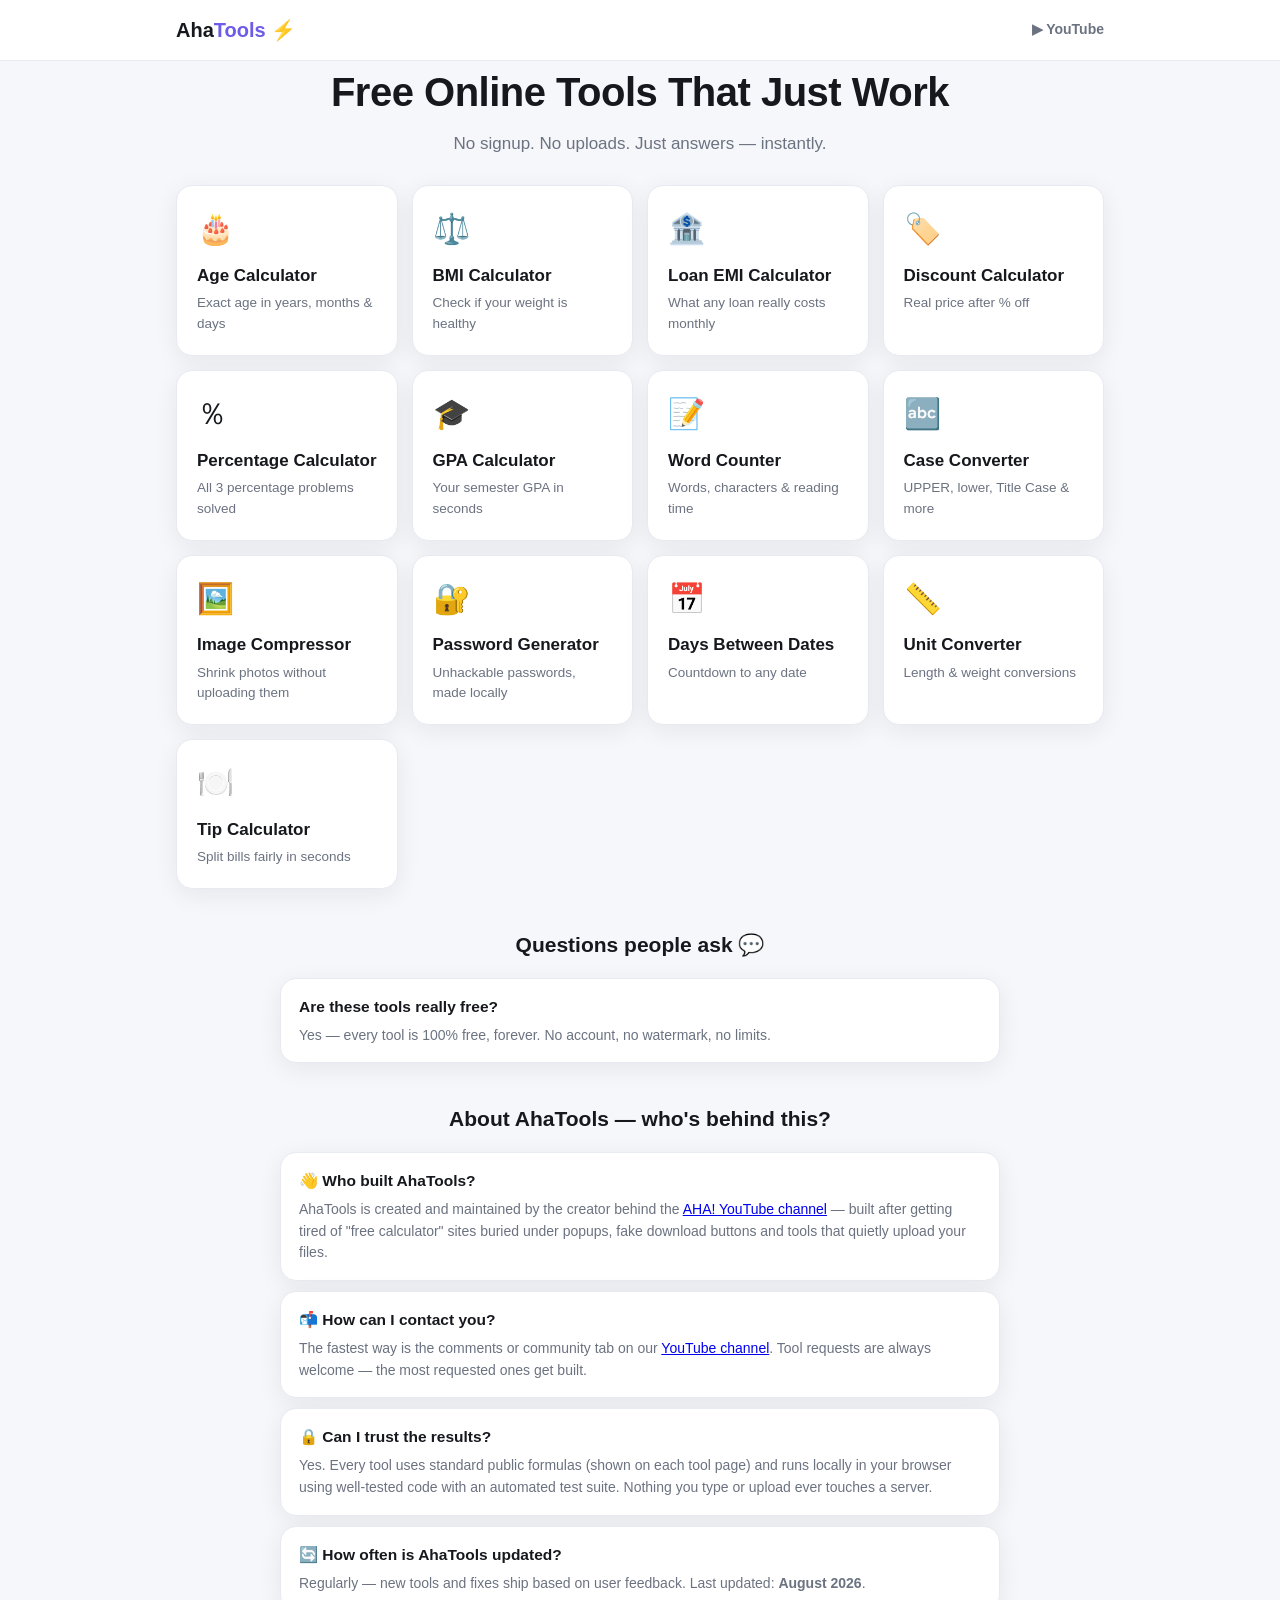
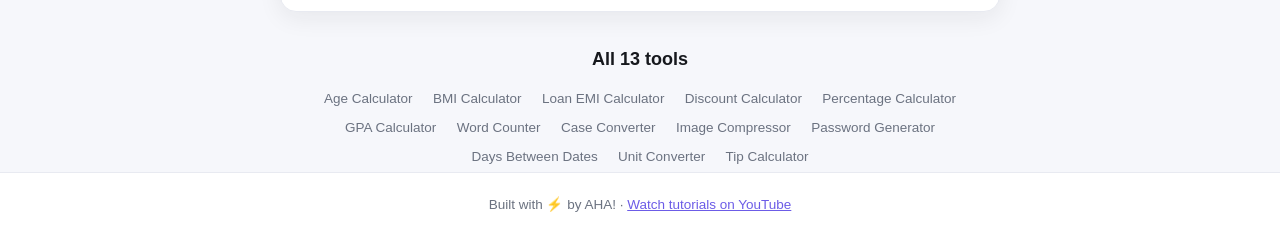
<file: index.html>
<!DOCTYPE html>
<html lang="en">
<head>
<meta charset="UTF-8">
<meta name="viewport" content="width=device-width, initial-scale=1.0">
<title>AhaTools — 13 Free Online Tools: Calculators, Converters & Generators</title>
<meta name="description" content="13 powerful free online tools — age calculator, BMI checker, loan EMI calculator, GPA calculator, word counter, discount calculator, password generator, image compressor and more. No signup, mobile-friendly.">
<meta name="author" content="AHA!">
<meta name="robots" content="index, follow">
<meta name="theme-color" content="#6c5ce7">
<link rel="canonical" href="https://shdislam.github.io/ahatools/">
<meta property="og:title" content="AhaTools — Free Online Tool">
<meta property="og:description" content="Free calculators and utilities that work instantly in your browser.">
<meta property="og:type" content="website">
<meta property="og:url" content="https://shdislam.github.io/ahatools/">
<meta property="og:site_name" content="AhaTools">
<meta name="twitter:card" content="summary">
<meta name="twitter:title" content="AhaTools">
<meta name="twitter:description" content="Free calculators and utilities that work instantly in your browser.">
<link rel="icon" href="data:image/svg+xml,<svg xmlns='http://www.w3.org/2000/svg' viewBox='0 0 100 100'><text y='.9em' font-size='90'>⚡</text></svg>">
<link rel="stylesheet" href="assets/style.css">
<script type="application/ld+json">
{
  "@context": "https://schema.org",
  "@type": "WebSite",
  "name": "AhaTools",
  "url": "https://shdislam.github.io/ahatools/",
  "description": "13 free online tools: calculators, converters, generators and privacy-first utilities.",
  "hasPart": [{"@type":"WebApplication","name":"Age Calculator","url":"https://shdislam.github.io/ahatools/age-calculator/"},{"@type":"WebApplication","name":"BMI Calculator","url":"https://shdislam.github.io/ahatools/bmi-calculator/"},{"@type":"WebApplication","name":"Loan EMI Calculator","url":"https://shdislam.github.io/ahatools/loan-calculator/"},{"@type":"WebApplication","name":"Discount Calculator","url":"https://shdislam.github.io/ahatools/discount-calculator/"},{"@type":"WebApplication","name":"Percentage Calculator","url":"https://shdislam.github.io/ahatools/percentage-calculator/"},{"@type":"WebApplication","name":"GPA Calculator","url":"https://shdislam.github.io/ahatools/gpa-calculator/"},{"@type":"WebApplication","name":"Word Counter","url":"https://shdislam.github.io/ahatools/word-counter/"},{"@type":"WebApplication","name":"Case Converter","url":"https://shdislam.github.io/ahatools/case-converter/"},{"@type":"WebApplication","name":"Image Compressor","url":"https://shdislam.github.io/ahatools/image-compressor/"},{"@type":"WebApplication","name":"Password Generator","url":"https://shdislam.github.io/ahatools/password-generator/"},{"@type":"WebApplication","name":"Days Between Dates","url":"https://shdislam.github.io/ahatools/days-between-dates/"},{"@type":"WebApplication","name":"Unit Converter","url":"https://shdislam.github.io/ahatools/unit-converter/"},{"@type":"WebApplication","name":"Tip Calculator","url":"https://shdislam.github.io/ahatools/tip-calculator/"}]
}
</script>
<script type="application/ld+json">
{
  "@context": "https://schema.org",
  "@type": "FAQPage",
  "mainEntity": [
    {"@type": "Question", "name": "Are these tools really free?", "acceptedAnswer": {"@type": "Answer", "text": "Yes. Every tool on AhaTools is 100% free with no signup required."}},
    {"@type": "Question", "name": "Is my data safe?", "acceptedAnswer": {"@type": "Answer", "text": "Yes. All calculations including image compression and password generation run entirely inside your browser. Nothing is uploaded to any server."}},
    {"@type": "Question", "name": "Do the tools work on mobile?", "acceptedAnswer": {"@type": "Answer", "text": "Yes, AhaTools is designed mobile-first and works on any device."}},
    {"@type": "Question", "name": "Who built AhaTools?", "acceptedAnswer": {"@type": "Answer", "text": "AhaTools is created and maintained by the creator behind the AHA! YouTube channel."}}
  ]
}
</script>
</head>
<body>
<header>
  <div class="wrap bar">
    <a class="logo" href="">Aha<span>Tools</span> ⚡</a>
    <a class="logo" href="https://www.youtube.com/@Shahid-Ul-Islam-z5l" style="font-size:14px;color:var(--muted)">▶ YouTube</a>
  </div>
</header>
<main class="wrap">

<section class="view active">
  <div class="hero">
    <h1>Free Online Tools That Just Work</h1>
    <p>No signup. No uploads. Just answers — instantly.</p>
  </div>
  <div class="grid">
    <a class="tool-card" href="age-calculator/"><div class="ico">🎂</div><h3>Age Calculator</h3><p>Exact age in years, months & days</p></a>
    <a class="tool-card" href="bmi-calculator/"><div class="ico">⚖️</div><h3>BMI Calculator</h3><p>Check if your weight is healthy</p></a>
    <a class="tool-card" href="loan-calculator/"><div class="ico">🏦</div><h3>Loan EMI Calculator</h3><p>What any loan really costs monthly</p></a>
    <a class="tool-card" href="discount-calculator/"><div class="ico">🏷️</div><h3>Discount Calculator</h3><p>Real price after % off</p></a>
    <a class="tool-card" href="percentage-calculator/"><div class="ico">％</div><h3>Percentage Calculator</h3><p>All 3 percentage problems solved</p></a>
    <a class="tool-card" href="gpa-calculator/"><div class="ico">🎓</div><h3>GPA Calculator</h3><p>Your semester GPA in seconds</p></a>
    <a class="tool-card" href="word-counter/"><div class="ico">📝</div><h3>Word Counter</h3><p>Words, characters & reading time</p></a>
    <a class="tool-card" href="case-converter/"><div class="ico">🔤</div><h3>Case Converter</h3><p>UPPER, lower, Title Case & more</p></a>
    <a class="tool-card" href="image-compressor/"><div class="ico">🖼️</div><h3>Image Compressor</h3><p>Shrink photos without uploading them</p></a>
    <a class="tool-card" href="password-generator/"><div class="ico">🔐</div><h3>Password Generator</h3><p>Unhackable passwords, made locally</p></a>
    <a class="tool-card" href="days-between-dates/"><div class="ico">📅</div><h3>Days Between Dates</h3><p>Countdown to any date</p></a>
    <a class="tool-card" href="unit-converter/"><div class="ico">📏</div><h3>Unit Converter</h3><p>Length & weight conversions</p></a>
    <a class="tool-card" href="tip-calculator/"><div class="ico">🍽️</div><h3>Tip Calculator</h3><p>Split bills fairly in seconds</p></a>
  </div>

  <div class="faq">
    <h2>Questions people ask 💬</h2>
    <div class="qa"><h3>Are these tools really free?</h3><p>Yes — every tool is 100% free, forever. No account, no watermark, no limits.</p></div>

  <div class="faq">
    <h2>About AhaTools — who's behind this?</h2>
    <div class="qa"><h3>👋 Who built AhaTools?</h3><p>AhaTools is created and maintained by the creator behind the <a href="https://www.youtube.com/@Shahid-Ul-Islam-z5l">AHA! YouTube channel</a> — built after getting tired of "free calculator" sites buried under popups, fake download buttons and tools that quietly upload your files.</p></div>
    <div class="qa"><h3>📬 How can I contact you?</h3><p>The fastest way is the comments or community tab on our <a href="https://www.youtube.com/@Shahid-Ul-Islam-z5l">YouTube channel</a>. Tool requests are always welcome — the most requested ones get built.</p></div>
    <div class="qa"><h3>🔒 Can I trust the results?</h3><p>Yes. Every tool uses standard public formulas (shown on each tool page) and runs locally in your browser using well-tested code with an automated test suite. Nothing you type or upload ever touches a server.</p></div>
    <div class="qa"><h3>🔄 How often is AhaTools updated?</h3><p>Regularly — new tools and fixes ship based on user feedback. Last updated: <strong>August 2026</strong>.</p></div>
  </div>

  

  

  

  

  

  <nav class="map" aria-label="All tools">
    <h2>All 13 tools</h2>
    <a href="age-calculator/">Age Calculator</a>
    <a href="bmi-calculator/">BMI Calculator</a>
    <a href="loan-calculator/">Loan EMI Calculator</a>
    <a href="discount-calculator/">Discount Calculator</a>
    <a href="percentage-calculator/">Percentage Calculator</a>
    <a href="gpa-calculator/">GPA Calculator</a>
    <a href="word-counter/">Word Counter</a>
    <a href="case-converter/">Case Converter</a>
    <a href="image-compressor/">Image Compressor</a>
    <a href="password-generator/">Password Generator</a>
    <a href="days-between-dates/">Days Between Dates</a>
    <a href="unit-converter/">Unit Converter</a>
    <a href="tip-calculator/">Tip Calculator</a>
  </nav>
</section>

</main>
<footer>Built with ⚡ by AHA! · <a href="https://www.youtube.com/@Shahid-Ul-Islam-z5l" style="color:var(--brand)">Watch tutorials on YouTube</a></footer>
</body>
</html>
</file>
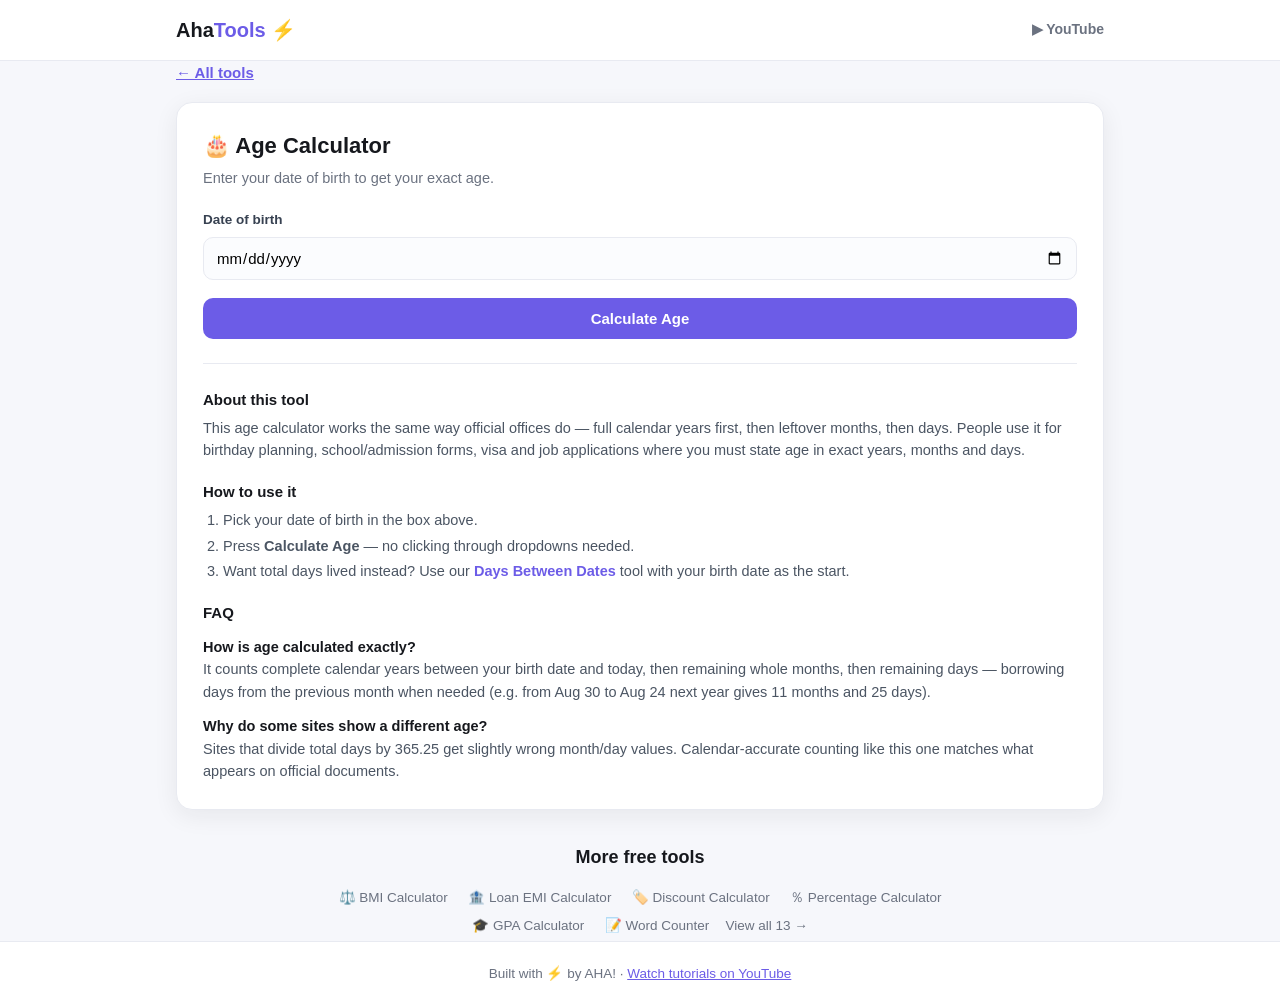
<file: age-calculator/index.html>
<!DOCTYPE html>
<html lang="en">
<head>
<meta charset="UTF-8">
<meta name="viewport" content="width=device-width, initial-scale=1.0">
<title>Age Calculator – Exact Age in Years, Months & Days</title>
<meta name="description" content="Free online age calculator. Enter your date of birth and get your exact age in years, months and days instantly. Calendar-accurate, no signup.">
<meta name="author" content="AHA!">
<meta name="robots" content="index, follow">
<meta name="theme-color" content="#6c5ce7">
<link rel="canonical" href="https://shdislam.github.io/ahatools/age-calculator/">
<meta property="og:title" content="Age Calculator — Free Online Tool">
<meta property="og:description" content="Free online age calculator. Enter your date of birth and get your exact age in years, months and days instantly. Calendar-accurate, no signup.">
<meta property="og:type" content="website">
<meta property="og:url" content="https://shdislam.github.io/ahatools/age-calculator/">
<meta property="og:site_name" content="AhaTools">
<meta name="twitter:card" content="summary">
<meta name="twitter:title" content="Age Calculator">
<meta name="twitter:description" content="Free online age calculator. Enter your date of birth and get your exact age in years, months and days instantly. Calendar-accurate, no signup.">
<link rel="icon" href="data:image/svg+xml,<svg xmlns='http://www.w3.org/2000/svg' viewBox='0 0 100 100'><text y='.9em' font-size='90'>⚡</text></svg>">
<link rel="stylesheet" href="../assets/style.css">
<script type="application/ld+json">
{"@context":"https://schema.org","@type":"WebApplication","name":"Age Calculator","url":"https://shdislam.github.io/ahatools/age-calculator/","applicationCategory":"UtilitiesApplication","operatingSystem":"Any","offers":{"@type":"Offer","price":"0","priceCurrency":"USD"},"description":"Free online age calculator. Enter your date of birth and get your exact age in years, months and days instantly. Calendar-accurate, no signup."}
</script>
</head>
<body>
<header>
  <div class="wrap bar">
    <a class="logo" href="../">Aha<span>Tools</span> ⚡</a>
    <a class="logo" href="https://www.youtube.com/@Shahid-Ul-Islam-z5l" style="font-size:14px;color:var(--muted)">▶ YouTube</a>
  </div>
</header>
<main class="wrap">
<a class="back" href="../">← All tools</a>
<div class="panel"><h1>🎂 Age Calculator</h1>
    <p class="sub">Enter your date of birth to get your exact age.</p>
    <label>Date of birth</label>
    <input type="date" id="dob">
    <button class="btn" onclick="calcAge()">Calculate Age</button>
    <div class="result" id="ageResult"></div>
    <div class="info">
      <h3>About this tool</h3>
      <p>This age calculator works the same way official offices do — full calendar years first, then leftover months, then days. People use it for birthday planning, school/admission forms, visa and job applications where you must state age in exact years, months and days.</p>
      <h3>How to use it</h3>
      <ol>
        <li>Pick your date of birth in the box above.</li>
        <li>Press <strong>Calculate Age</strong> — no clicking through dropdowns needed.</li>
        <li>Want total days lived instead? Use our <a href="#days-between-dates">Days Between Dates</a> tool with your birth date as the start.</li>
      </ol>
      <h3>FAQ</h3>
      <p class="q">How is age calculated exactly?</p>
      <p>It counts complete calendar years between your birth date and today, then remaining whole months, then remaining days — borrowing days from the previous month when needed (e.g. from Aug 30 to Aug 24 next year gives 11 months and 25 days).</p>
      <p class="q">Why do some sites show a different age?</p>
      <p>Sites that divide total days by 365.25 get slightly wrong month/day values. Calendar-accurate counting like this one matches what appears on official documents.</p>
    </div>
</div>
<nav class="map" aria-label="More tools"><h2>More free tools</h2><a href="../bmi-calculator/">⚖️ BMI Calculator</a>
<a href="../loan-calculator/">🏦 Loan EMI Calculator</a>
<a href="../discount-calculator/">🏷️ Discount Calculator</a>
<a href="../percentage-calculator/">％ Percentage Calculator</a>
<a href="../gpa-calculator/">🎓 GPA Calculator</a>
<a href="../word-counter/">📝 Word Counter</a><a href="../">View all 13 →</a></nav>
</main>
<footer>Built with ⚡ by AHA! · <a href="https://www.youtube.com/@Shahid-Ul-Islam-z5l" style="color:var(--brand)">Watch tutorials on YouTube</a></footer>
<script src="../assets/app.js"></script>
<script>if(typeof fillUnits==='function'&&document.getElementById('ucType'))fillUnits();</script>
</body>
</html>
</file>
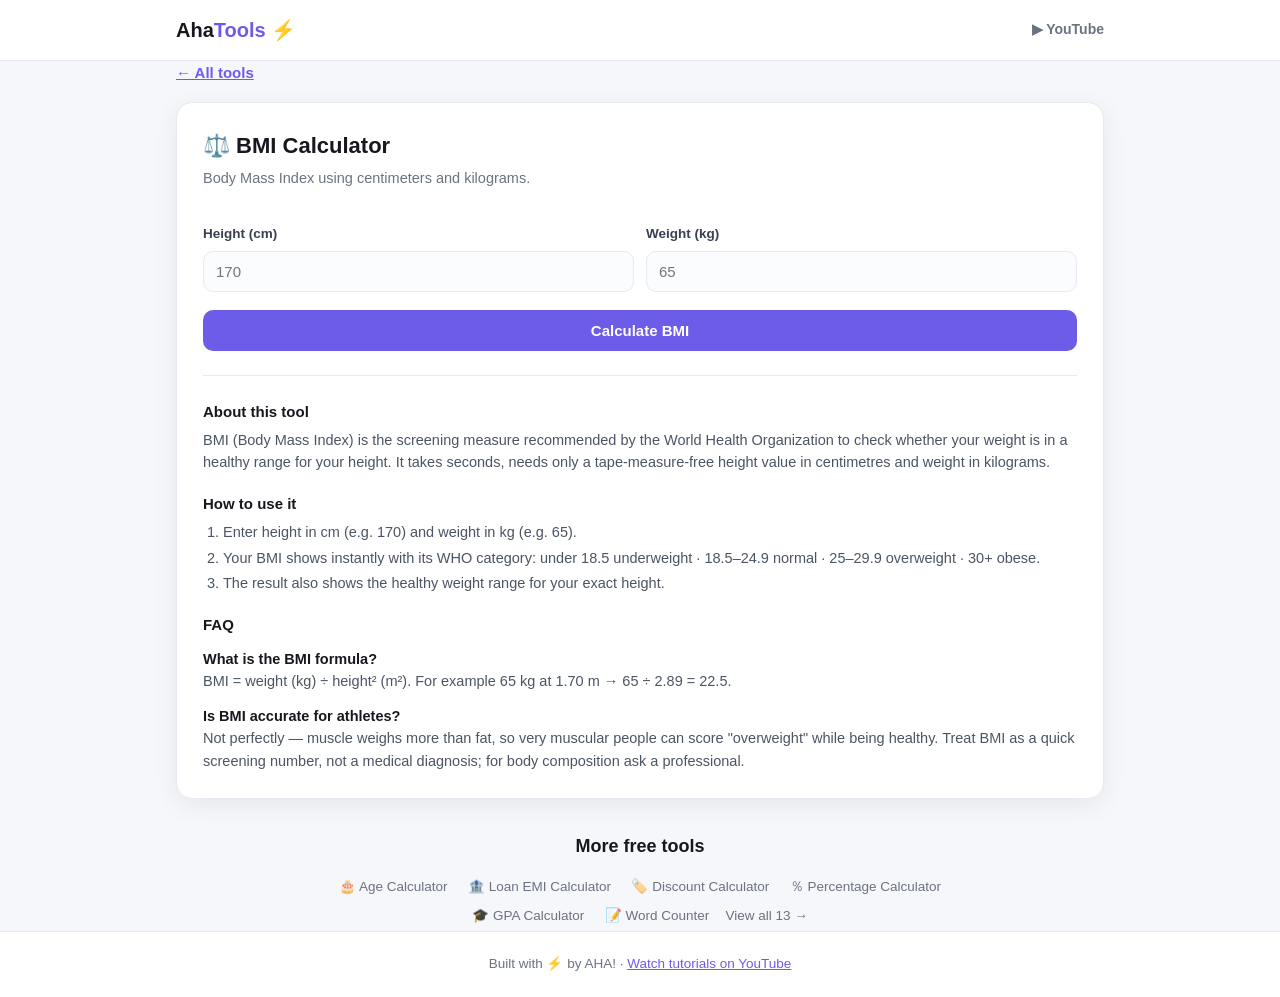
<file: bmi-calculator/index.html>
<!DOCTYPE html>
<html lang="en">
<head>
<meta charset="UTF-8">
<meta name="viewport" content="width=device-width, initial-scale=1.0">
<title>BMI Calculator (Metric kg/cm) – Healthy Weight Range</title>
<meta name="description" content="Calculate your Body Mass Index in centimeters and kilograms. See your WHO category and healthy weight range instantly. Free and private.">
<meta name="author" content="AHA!">
<meta name="robots" content="index, follow">
<meta name="theme-color" content="#6c5ce7">
<link rel="canonical" href="https://shdislam.github.io/ahatools/bmi-calculator/">
<meta property="og:title" content="BMI Calculator — Free Online Tool">
<meta property="og:description" content="Calculate your Body Mass Index in centimeters and kilograms. See your WHO category and healthy weight range instantly. Free and private.">
<meta property="og:type" content="website">
<meta property="og:url" content="https://shdislam.github.io/ahatools/bmi-calculator/">
<meta property="og:site_name" content="AhaTools">
<meta name="twitter:card" content="summary">
<meta name="twitter:title" content="BMI Calculator">
<meta name="twitter:description" content="Calculate your Body Mass Index in centimeters and kilograms. See your WHO category and healthy weight range instantly. Free and private.">
<link rel="icon" href="data:image/svg+xml,<svg xmlns='http://www.w3.org/2000/svg' viewBox='0 0 100 100'><text y='.9em' font-size='90'>⚡</text></svg>">
<link rel="stylesheet" href="../assets/style.css">
<script type="application/ld+json">
{"@context":"https://schema.org","@type":"WebApplication","name":"BMI Calculator","url":"https://shdislam.github.io/ahatools/bmi-calculator/","applicationCategory":"UtilitiesApplication","operatingSystem":"Any","offers":{"@type":"Offer","price":"0","priceCurrency":"USD"},"description":"Calculate your Body Mass Index in centimeters and kilograms. See your WHO category and healthy weight range instantly. Free and private."}
</script>
</head>
<body>
<header>
  <div class="wrap bar">
    <a class="logo" href="../">Aha<span>Tools</span> ⚡</a>
    <a class="logo" href="https://www.youtube.com/@Shahid-Ul-Islam-z5l" style="font-size:14px;color:var(--muted)">▶ YouTube</a>
  </div>
</header>
<main class="wrap">
<a class="back" href="../">← All tools</a>
<div class="panel"><h1>⚖️ BMI Calculator</h1>
    <p class="sub">Body Mass Index using centimeters and kilograms.</p>
    <div class="row">
      <div><label>Height (cm)</label><input type="number" id="bmiH" placeholder="170"></div>
      <div><label>Weight (kg)</label><input type="number" id="bmiW" placeholder="65"></div>
    </div>
    <button class="btn" onclick="calcBmi()">Calculate BMI</button>
    <div class="result" id="bmiResult"></div>
    <div class="info">
      <h3>About this tool</h3>
      <p>BMI (Body Mass Index) is the screening measure recommended by the World Health Organization to check whether your weight is in a healthy range for your height. It takes seconds, needs only a tape-measure-free height value in centimetres and weight in kilograms.</p>
      <h3>How to use it</h3>
      <ol>
        <li>Enter height in cm (e.g. 170) and weight in kg (e.g. 65).</li>
        <li>Your BMI shows instantly with its WHO category: under 18.5 underweight · 18.5–24.9 normal · 25–29.9 overweight · 30+ obese.</li>
        <li>The result also shows the healthy weight range for your exact height.</li>
      </ol>
      <h3>FAQ</h3>
      <p class="q">What is the BMI formula?</p>
      <p>BMI = weight (kg) ÷ height² (m²). For example 65 kg at 1.70 m → 65 ÷ 2.89 = 22.5.</p>
      <p class="q">Is BMI accurate for athletes?</p>
      <p>Not perfectly — muscle weighs more than fat, so very muscular people can score "overweight" while being healthy. Treat BMI as a quick screening number, not a medical diagnosis; for body composition ask a professional.</p>
    </div>
</div>
<nav class="map" aria-label="More tools"><h2>More free tools</h2><a href="../age-calculator/">🎂 Age Calculator</a>
<a href="../loan-calculator/">🏦 Loan EMI Calculator</a>
<a href="../discount-calculator/">🏷️ Discount Calculator</a>
<a href="../percentage-calculator/">％ Percentage Calculator</a>
<a href="../gpa-calculator/">🎓 GPA Calculator</a>
<a href="../word-counter/">📝 Word Counter</a><a href="../">View all 13 →</a></nav>
</main>
<footer>Built with ⚡ by AHA! · <a href="https://www.youtube.com/@Shahid-Ul-Islam-z5l" style="color:var(--brand)">Watch tutorials on YouTube</a></footer>
<script src="../assets/app.js"></script>
<script>if(typeof fillUnits==='function'&&document.getElementById('ucType'))fillUnits();</script>
</body>
</html>
</file>
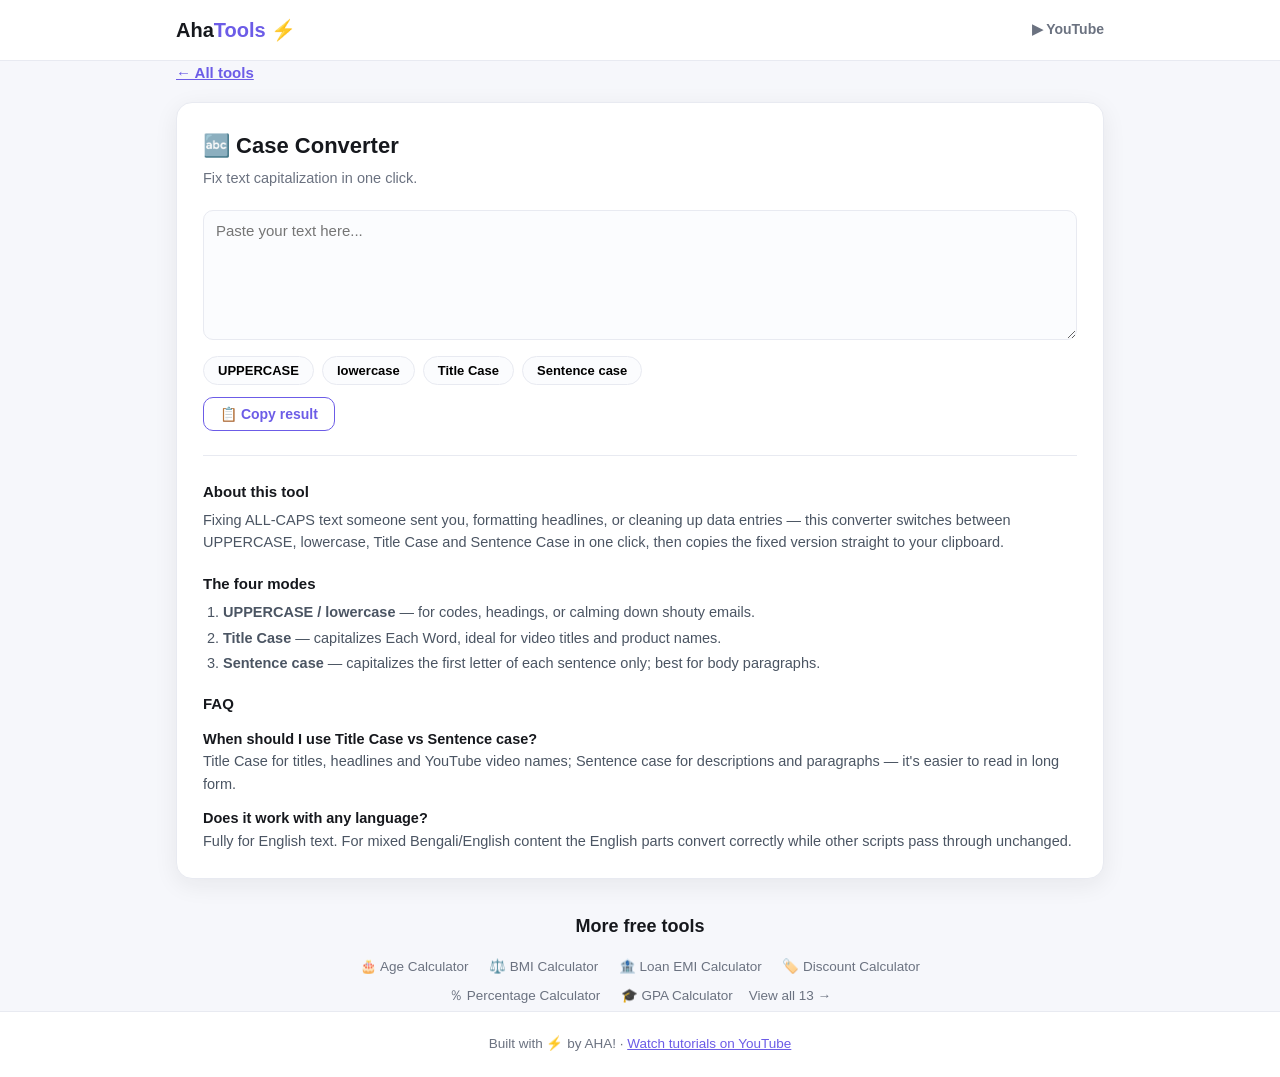
<file: case-converter/index.html>
<!DOCTYPE html>
<html lang="en">
<head>
<meta charset="UTF-8">
<meta name="viewport" content="width=device-width, initial-scale=1.0">
<title>Case Converter – UPPERCASE, lowercase, Title & Sentence Case</title>
<meta name="description" content="Convert text between UPPERCASE, lowercase, Title Case and Sentence case in one click. Copy results straight to clipboard.">
<meta name="author" content="AHA!">
<meta name="robots" content="index, follow">
<meta name="theme-color" content="#6c5ce7">
<link rel="canonical" href="https://shdislam.github.io/ahatools/case-converter/">
<meta property="og:title" content="Case Converter — Free Online Tool">
<meta property="og:description" content="Convert text between UPPERCASE, lowercase, Title Case and Sentence case in one click. Copy results straight to clipboard.">
<meta property="og:type" content="website">
<meta property="og:url" content="https://shdislam.github.io/ahatools/case-converter/">
<meta property="og:site_name" content="AhaTools">
<meta name="twitter:card" content="summary">
<meta name="twitter:title" content="Case Converter">
<meta name="twitter:description" content="Convert text between UPPERCASE, lowercase, Title Case and Sentence case in one click. Copy results straight to clipboard.">
<link rel="icon" href="data:image/svg+xml,<svg xmlns='http://www.w3.org/2000/svg' viewBox='0 0 100 100'><text y='.9em' font-size='90'>⚡</text></svg>">
<link rel="stylesheet" href="../assets/style.css">
<script type="application/ld+json">
{"@context":"https://schema.org","@type":"WebApplication","name":"Case Converter","url":"https://shdislam.github.io/ahatools/case-converter/","applicationCategory":"UtilitiesApplication","operatingSystem":"Any","offers":{"@type":"Offer","price":"0","priceCurrency":"USD"},"description":"Convert text between UPPERCASE, lowercase, Title Case and Sentence case in one click. Copy results straight to clipboard."}
</script>
</head>
<body>
<header>
  <div class="wrap bar">
    <a class="logo" href="../">Aha<span>Tools</span> ⚡</a>
    <a class="logo" href="https://www.youtube.com/@Shahid-Ul-Islam-z5l" style="font-size:14px;color:var(--muted)">▶ YouTube</a>
  </div>
</header>
<main class="wrap">
<a class="back" href="../">← All tools</a>
<div class="panel"><h1>🔤 Case Converter</h1>
    <p class="sub">Fix text capitalization in one click.</p>
    <textarea id="caseInput" placeholder="Paste your text here..."></textarea>
    <div class="chips">
      <button class="chip" onclick="convertCase('upper')">UPPERCASE</button>
      <button class="chip" onclick="convertCase('lower')">lowercase</button>
      <button class="chip" onclick="convertCase('title')">Title Case</button>
      <button class="chip" onclick="convertCase('sentence')">Sentence case</button>
    </div>
    <button class="btn btn-sm" id="caseCopy" onclick="copyCase()">📋 Copy result</button>
    <div class="info">
      <h3>About this tool</h3>
      <p>Fixing ALL-CAPS text someone sent you, formatting headlines, or cleaning up data entries — this converter switches between UPPERCASE, lowercase, Title Case and Sentence Case in one click, then copies the fixed version straight to your clipboard.</p>
      <h3>The four modes</h3>
      <ol>
        <li><strong>UPPERCASE / lowercase</strong> — for codes, headings, or calming down shouty emails.</li>
        <li><strong>Title Case</strong> — capitalizes Each Word, ideal for video titles and product names.</li>
        <li><strong>Sentence case</strong> — capitalizes the first letter of each sentence only; best for body paragraphs.</li>
      </ol>
      <h3>FAQ</h3>
      <p class="q">When should I use Title Case vs Sentence case?</p>
      <p>Title Case for titles, headlines and YouTube video names; Sentence case for descriptions and paragraphs — it's easier to read in long form.</p>
      <p class="q">Does it work with any language?</p>
      <p>Fully for English text. For mixed Bengali/English content the English parts convert correctly while other scripts pass through unchanged.</p>
    </div>
</div>
<nav class="map" aria-label="More tools"><h2>More free tools</h2><a href="../age-calculator/">🎂 Age Calculator</a>
<a href="../bmi-calculator/">⚖️ BMI Calculator</a>
<a href="../loan-calculator/">🏦 Loan EMI Calculator</a>
<a href="../discount-calculator/">🏷️ Discount Calculator</a>
<a href="../percentage-calculator/">％ Percentage Calculator</a>
<a href="../gpa-calculator/">🎓 GPA Calculator</a><a href="../">View all 13 →</a></nav>
</main>
<footer>Built with ⚡ by AHA! · <a href="https://www.youtube.com/@Shahid-Ul-Islam-z5l" style="color:var(--brand)">Watch tutorials on YouTube</a></footer>
<script src="../assets/app.js"></script>
<script>if(typeof fillUnits==='function'&&document.getElementById('ucType'))fillUnits();</script>
</body>
</html>
</file>
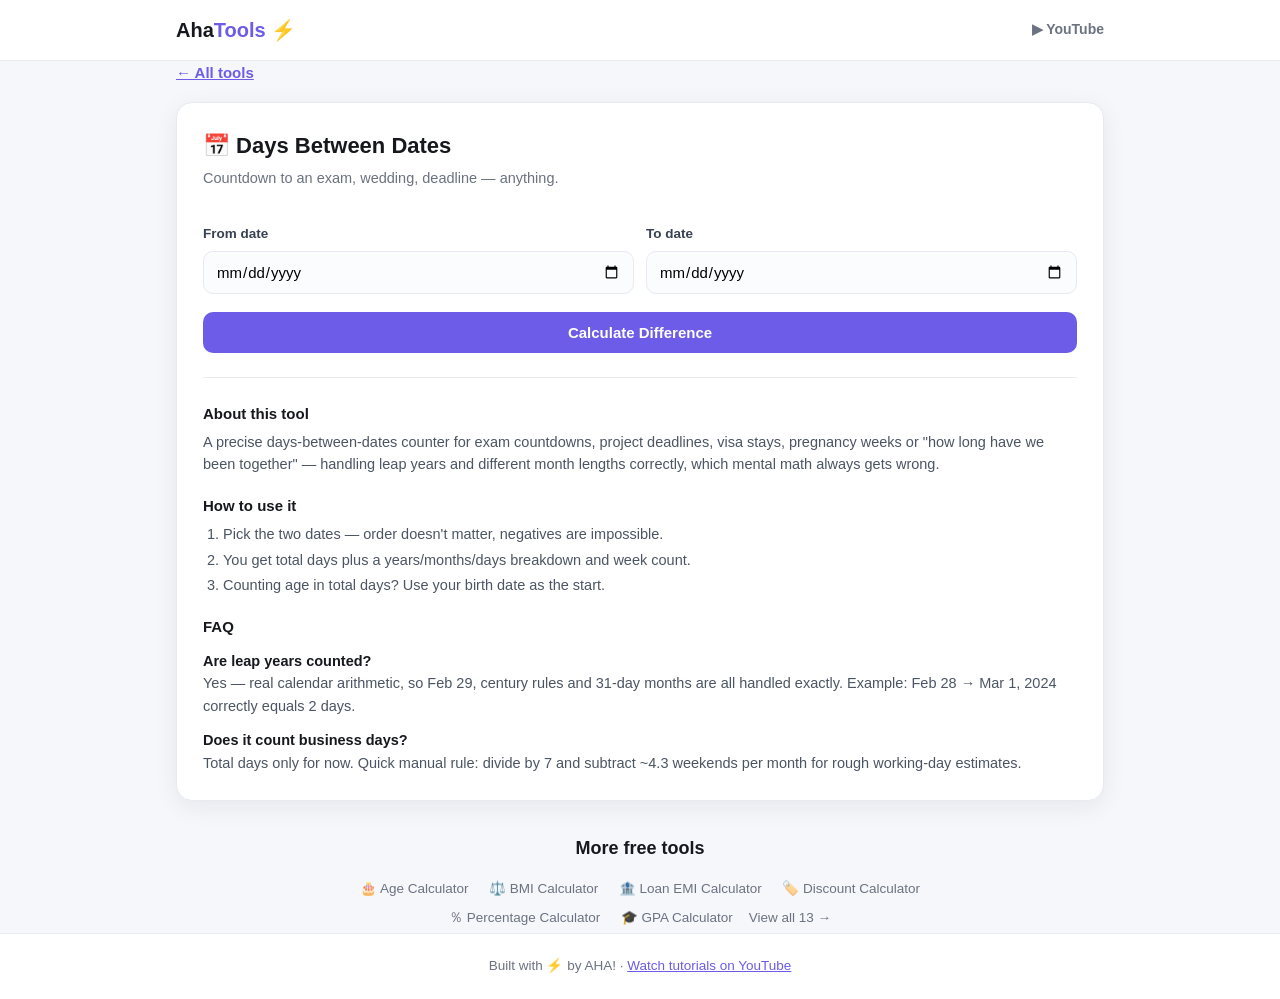
<file: days-between-dates/index.html>
<!DOCTYPE html>
<html lang="en">
<head>
<meta charset="UTF-8">
<meta name="viewport" content="width=device-width, initial-scale=1.0">
<title>Days Between Dates Calculator – Duration & Countdown</title>
<meta name="description" content="Count exact days, weeks and months between any two dates. Leap-year accurate countdowns for exams, deadlines and events.">
<meta name="author" content="AHA!">
<meta name="robots" content="index, follow">
<meta name="theme-color" content="#6c5ce7">
<link rel="canonical" href="https://shdislam.github.io/ahatools/days-between-dates/">
<meta property="og:title" content="Days Between Dates — Free Online Tool">
<meta property="og:description" content="Count exact days, weeks and months between any two dates. Leap-year accurate countdowns for exams, deadlines and events.">
<meta property="og:type" content="website">
<meta property="og:url" content="https://shdislam.github.io/ahatools/days-between-dates/">
<meta property="og:site_name" content="AhaTools">
<meta name="twitter:card" content="summary">
<meta name="twitter:title" content="Days Between Dates">
<meta name="twitter:description" content="Count exact days, weeks and months between any two dates. Leap-year accurate countdowns for exams, deadlines and events.">
<link rel="icon" href="data:image/svg+xml,<svg xmlns='http://www.w3.org/2000/svg' viewBox='0 0 100 100'><text y='.9em' font-size='90'>⚡</text></svg>">
<link rel="stylesheet" href="../assets/style.css">
<script type="application/ld+json">
{"@context":"https://schema.org","@type":"WebApplication","name":"Days Between Dates","url":"https://shdislam.github.io/ahatools/days-between-dates/","applicationCategory":"UtilitiesApplication","operatingSystem":"Any","offers":{"@type":"Offer","price":"0","priceCurrency":"USD"},"description":"Count exact days, weeks and months between any two dates. Leap-year accurate countdowns for exams, deadlines and events."}
</script>
</head>
<body>
<header>
  <div class="wrap bar">
    <a class="logo" href="../">Aha<span>Tools</span> ⚡</a>
    <a class="logo" href="https://www.youtube.com/@Shahid-Ul-Islam-z5l" style="font-size:14px;color:var(--muted)">▶ YouTube</a>
  </div>
</header>
<main class="wrap">
<a class="back" href="../">← All tools</a>
<div class="panel"><h1>📅 Days Between Dates</h1>
    <p class="sub">Countdown to an exam, wedding, deadline — anything.</p>
    <div class="row">
      <div><label>From date</label><input type="date" id="dFrom"></div>
      <div><label>To date</label><input type="date" id="dTo"></div>
    </div>
    <button class="btn" onclick="diffDates()">Calculate Difference</button>
    <div class="result" id="diffResult"></div>
    <div class="info">
      <h3>About this tool</h3>
      <p>A precise days-between-dates counter for exam countdowns, project deadlines, visa stays, pregnancy weeks or "how long have we been together" — handling leap years and different month lengths correctly, which mental math always gets wrong.</p>
      <h3>How to use it</h3>
      <ol>
        <li>Pick the two dates — order doesn't matter, negatives are impossible.</li>
        <li>You get total days plus a years/months/days breakdown and week count.</li>
        <li>Counting age in total days? Use your birth date as the start.</li>
      </ol>
      <h3>FAQ</h3>
      <p class="q">Are leap years counted?</p>
      <p>Yes — real calendar arithmetic, so Feb 29, century rules and 31-day months are all handled exactly. Example: Feb 28 → Mar 1, 2024 correctly equals 2 days.</p>
      <p class="q">Does it count business days?</p>
      <p>Total days only for now. Quick manual rule: divide by 7 and subtract ~4.3 weekends per month for rough working-day estimates.</p>
    </div>
</div>
<nav class="map" aria-label="More tools"><h2>More free tools</h2><a href="../age-calculator/">🎂 Age Calculator</a>
<a href="../bmi-calculator/">⚖️ BMI Calculator</a>
<a href="../loan-calculator/">🏦 Loan EMI Calculator</a>
<a href="../discount-calculator/">🏷️ Discount Calculator</a>
<a href="../percentage-calculator/">％ Percentage Calculator</a>
<a href="../gpa-calculator/">🎓 GPA Calculator</a><a href="../">View all 13 →</a></nav>
</main>
<footer>Built with ⚡ by AHA! · <a href="https://www.youtube.com/@Shahid-Ul-Islam-z5l" style="color:var(--brand)">Watch tutorials on YouTube</a></footer>
<script src="../assets/app.js"></script>
<script>if(typeof fillUnits==='function'&&document.getElementById('ucType'))fillUnits();</script>
</body>
</html>
</file>
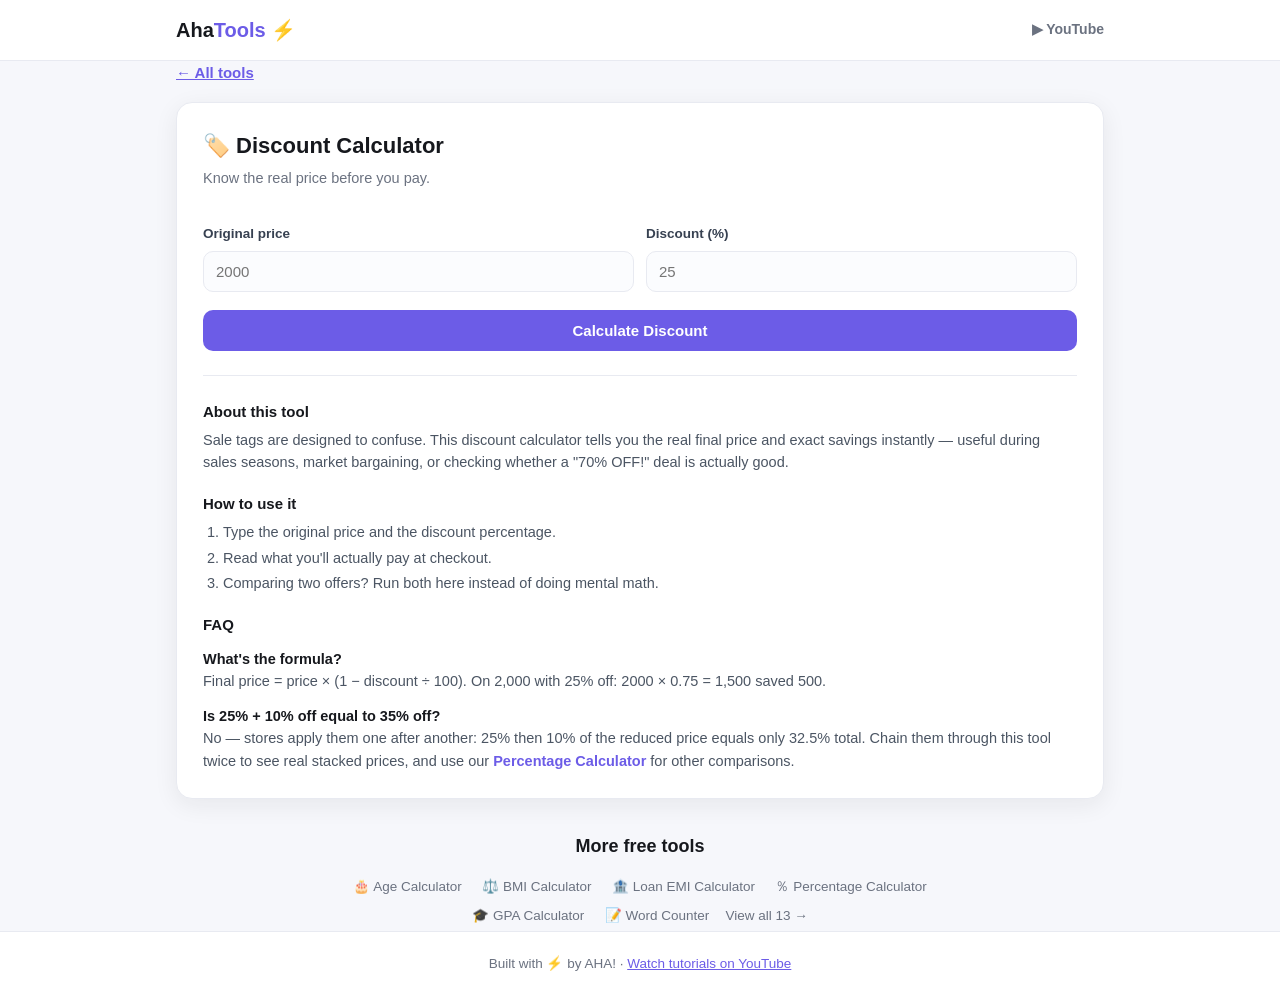
<file: discount-calculator/index.html>
<!DOCTYPE html>
<html lang="en">
<head>
<meta charset="UTF-8">
<meta name="viewport" content="width=device-width, initial-scale=1.0">
<title>Discount Calculator – Final Price After % Off</title>
<meta name="description" content="Find the real price after any discount percentage. See exactly how much you save before you pay. Free instant discount calculator.">
<meta name="author" content="AHA!">
<meta name="robots" content="index, follow">
<meta name="theme-color" content="#6c5ce7">
<link rel="canonical" href="https://shdislam.github.io/ahatools/discount-calculator/">
<meta property="og:title" content="Discount Calculator — Free Online Tool">
<meta property="og:description" content="Find the real price after any discount percentage. See exactly how much you save before you pay. Free instant discount calculator.">
<meta property="og:type" content="website">
<meta property="og:url" content="https://shdislam.github.io/ahatools/discount-calculator/">
<meta property="og:site_name" content="AhaTools">
<meta name="twitter:card" content="summary">
<meta name="twitter:title" content="Discount Calculator">
<meta name="twitter:description" content="Find the real price after any discount percentage. See exactly how much you save before you pay. Free instant discount calculator.">
<link rel="icon" href="data:image/svg+xml,<svg xmlns='http://www.w3.org/2000/svg' viewBox='0 0 100 100'><text y='.9em' font-size='90'>⚡</text></svg>">
<link rel="stylesheet" href="../assets/style.css">
<script type="application/ld+json">
{"@context":"https://schema.org","@type":"WebApplication","name":"Discount Calculator","url":"https://shdislam.github.io/ahatools/discount-calculator/","applicationCategory":"UtilitiesApplication","operatingSystem":"Any","offers":{"@type":"Offer","price":"0","priceCurrency":"USD"},"description":"Find the real price after any discount percentage. See exactly how much you save before you pay. Free instant discount calculator."}
</script>
</head>
<body>
<header>
  <div class="wrap bar">
    <a class="logo" href="../">Aha<span>Tools</span> ⚡</a>
    <a class="logo" href="https://www.youtube.com/@Shahid-Ul-Islam-z5l" style="font-size:14px;color:var(--muted)">▶ YouTube</a>
  </div>
</header>
<main class="wrap">
<a class="back" href="../">← All tools</a>
<div class="panel"><h1>🏷️ Discount Calculator</h1>
    <p class="sub">Know the real price before you pay.</p>
    <div class="row">
      <div><label>Original price</label><input type="number" id="discPrice" placeholder="2000"></div>
      <div><label>Discount (%)</label><input type="number" id="discPct" placeholder="25"></div>
    </div>
    <button class="btn" onclick="calcDisc()">Calculate Discount</button>
    <div class="result" id="discResult"></div>
    <div class="info">
      <h3>About this tool</h3>
      <p>Sale tags are designed to confuse. This discount calculator tells you the real final price and exact savings instantly — useful during sales seasons, market bargaining, or checking whether a "70% OFF!" deal is actually good.</p>
      <h3>How to use it</h3>
      <ol>
        <li>Type the original price and the discount percentage.</li>
        <li>Read what you'll actually pay at checkout.</li>
        <li>Comparing two offers? Run both here instead of doing mental math.</li>
      </ol>
      <h3>FAQ</h3>
      <p class="q">What's the formula?</p>
      <p>Final price = price × (1 − discount ÷ 100). On 2,000 with 25% off: 2000 × 0.75 = 1,500 saved 500.</p>
      <p class="q">Is 25% + 10% off equal to 35% off?</p>
      <p>No — stores apply them one after another: 25% then 10% of the reduced price equals only 32.5% total. Chain them through this tool twice to see real stacked prices, and use our <a href="#percentage-calculator">Percentage Calculator</a> for other comparisons.</p>
    </div>
</div>
<nav class="map" aria-label="More tools"><h2>More free tools</h2><a href="../age-calculator/">🎂 Age Calculator</a>
<a href="../bmi-calculator/">⚖️ BMI Calculator</a>
<a href="../loan-calculator/">🏦 Loan EMI Calculator</a>
<a href="../percentage-calculator/">％ Percentage Calculator</a>
<a href="../gpa-calculator/">🎓 GPA Calculator</a>
<a href="../word-counter/">📝 Word Counter</a><a href="../">View all 13 →</a></nav>
</main>
<footer>Built with ⚡ by AHA! · <a href="https://www.youtube.com/@Shahid-Ul-Islam-z5l" style="color:var(--brand)">Watch tutorials on YouTube</a></footer>
<script src="../assets/app.js"></script>
<script>if(typeof fillUnits==='function'&&document.getElementById('ucType'))fillUnits();</script>
</body>
</html>
</file>
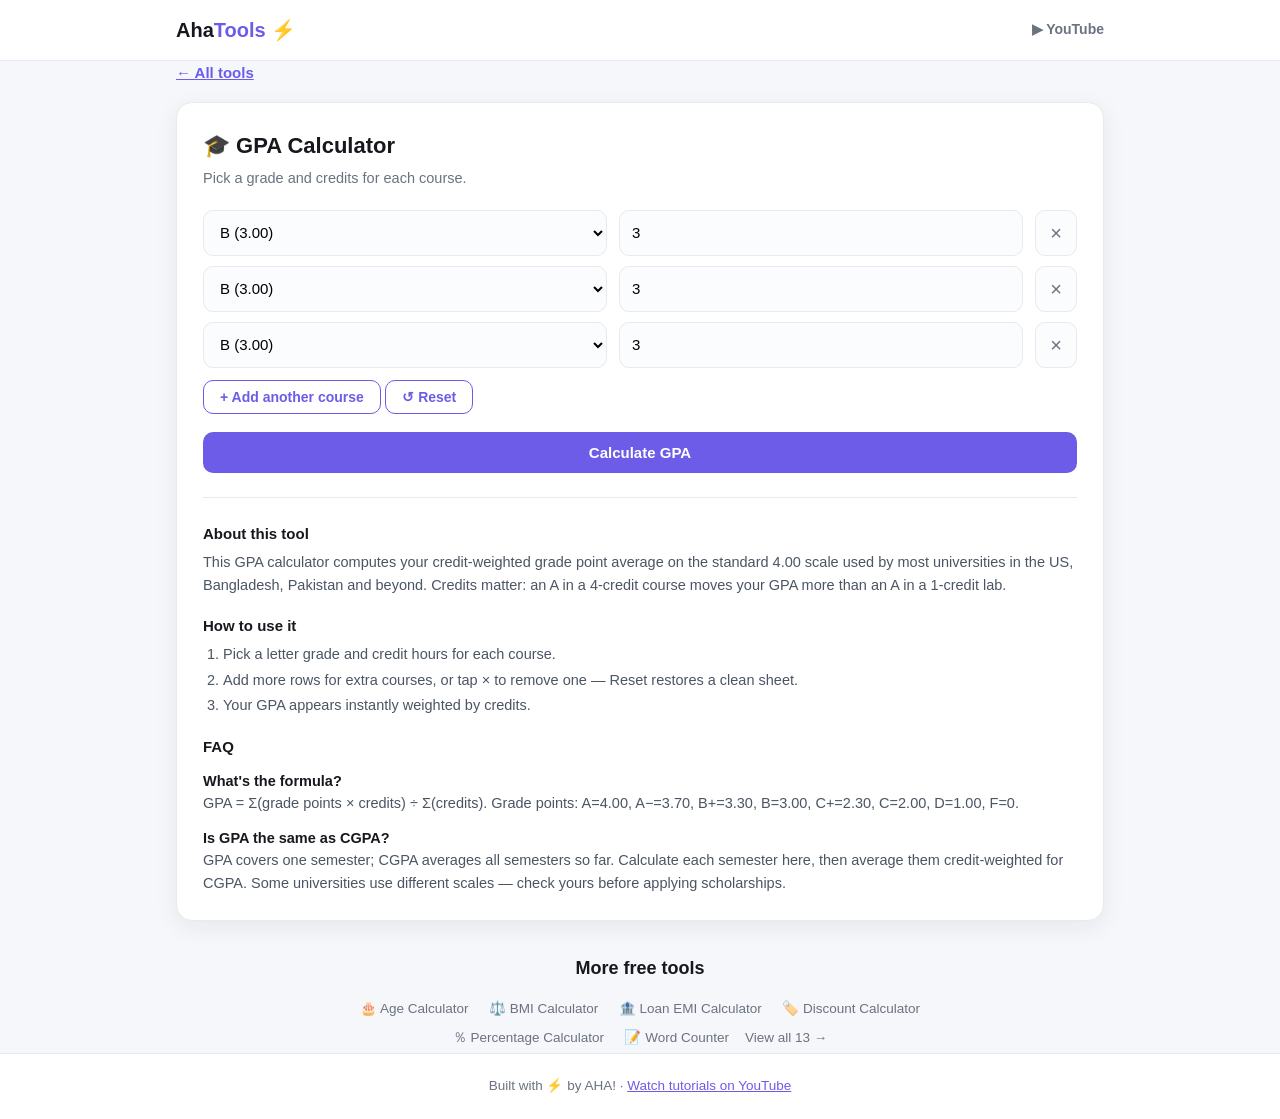
<file: gpa-calculator/index.html>
<!DOCTYPE html>
<html lang="en">
<head>
<meta charset="UTF-8">
<meta name="viewport" content="width=device-width, initial-scale=1.0">
<title>GPA Calculator (4.0 Scale) – Credit-Weighted GPA</title>
<meta name="description" content="Calculate your semester GPA on the 4.00 scale with credit weighting. Add unlimited courses. Standard letter-grade points.">
<meta name="author" content="AHA!">
<meta name="robots" content="index, follow">
<meta name="theme-color" content="#6c5ce7">
<link rel="canonical" href="https://shdislam.github.io/ahatools/gpa-calculator/">
<meta property="og:title" content="GPA Calculator — Free Online Tool">
<meta property="og:description" content="Calculate your semester GPA on the 4.00 scale with credit weighting. Add unlimited courses. Standard letter-grade points.">
<meta property="og:type" content="website">
<meta property="og:url" content="https://shdislam.github.io/ahatools/gpa-calculator/">
<meta property="og:site_name" content="AhaTools">
<meta name="twitter:card" content="summary">
<meta name="twitter:title" content="GPA Calculator">
<meta name="twitter:description" content="Calculate your semester GPA on the 4.00 scale with credit weighting. Add unlimited courses. Standard letter-grade points.">
<link rel="icon" href="data:image/svg+xml,<svg xmlns='http://www.w3.org/2000/svg' viewBox='0 0 100 100'><text y='.9em' font-size='90'>⚡</text></svg>">
<link rel="stylesheet" href="../assets/style.css">
<script type="application/ld+json">
{"@context":"https://schema.org","@type":"WebApplication","name":"GPA Calculator","url":"https://shdislam.github.io/ahatools/gpa-calculator/","applicationCategory":"UtilitiesApplication","operatingSystem":"Any","offers":{"@type":"Offer","price":"0","priceCurrency":"USD"},"description":"Calculate your semester GPA on the 4.00 scale with credit weighting. Add unlimited courses. Standard letter-grade points."}
</script>
</head>
<body>
<header>
  <div class="wrap bar">
    <a class="logo" href="../">Aha<span>Tools</span> ⚡</a>
    <a class="logo" href="https://www.youtube.com/@Shahid-Ul-Islam-z5l" style="font-size:14px;color:var(--muted)">▶ YouTube</a>
  </div>
</header>
<main class="wrap">
<a class="back" href="../">← All tools</a>
<div class="panel"><h1>🎓 GPA Calculator</h1>
    <p class="sub">Pick a grade and credits for each course.</p>
    <div id="gpaRows">
      <div class="row gpaRow" style="margin-top:10px">
        <select class="gpaGrade"><option value="4">A (4.00)</option><option value="3.7">A- (3.70)</option><option value="3.3">B+ (3.30)</option><option value="3" selected>B (3.00)</option><option value="2.3">C+ (2.30)</option><option value="2">C (2.00)</option><option value="1">D (1.00)</option><option value="0">F (0.00)</option></select>
        <input type="number" class="gpaCredit" placeholder="Credits (e.g. 3)" min="0" step="0.5" value="3">
        <button type="button" class="rmv" onclick="removeGpaRow(this)" title="Remove this course" aria-label="Remove this course">×</button>
      </div>
      <div class="row gpaRow" style="margin-top:10px">
        <select class="gpaGrade"><option value="4">A (4.00)</option><option value="3.7">A- (3.70)</option><option value="3.3">B+ (3.30)</option><option value="3" selected>B (3.00)</option><option value="2.3">C+ (2.30)</option><option value="2">C (2.00)</option><option value="1">D (1.00)</option><option value="0">F (0.00)</option></select>
        <input type="number" class="gpaCredit" placeholder="Credits (e.g. 3)" min="0" step="0.5" value="3">
        <button type="button" class="rmv" onclick="removeGpaRow(this)" title="Remove this course" aria-label="Remove this course">×</button>
      </div>
      <div class="row gpaRow" style="margin-top:10px">
        <select class="gpaGrade"><option value="4">A (4.00)</option><option value="3.7">A- (3.70)</option><option value="3.3">B+ (3.30)</option><option value="3" selected>B (3.00)</option><option value="2.3">C+ (2.30)</option><option value="2">C (2.00)</option><option value="1">D (1.00)</option><option value="0">F (0.00)</option></select>
        <input type="number" class="gpaCredit" placeholder="Credits (e.g. 3)" min="0" step="0.5" value="3">
        <button type="button" class="rmv" onclick="removeGpaRow(this)" title="Remove this course" aria-label="Remove this course">×</button>
      </div>
    </div>
    <button class="btn btn-sm" onclick="addGpaRow()">+ Add another course</button>
    <button class="btn btn-sm" onclick="resetGpa()">↺ Reset</button>
    <button class="btn" onclick="calcGpa()">Calculate GPA</button>
    <div class="result" id="gpaResult"></div>
    <div class="info">
      <h3>About this tool</h3>
      <p>This GPA calculator computes your credit-weighted grade point average on the standard 4.00 scale used by most universities in the US, Bangladesh, Pakistan and beyond. Credits matter: an A in a 4-credit course moves your GPA more than an A in a 1-credit lab.</p>
      <h3>How to use it</h3>
      <ol>
        <li>Pick a letter grade and credit hours for each course.</li>
        <li>Add more rows for extra courses, or tap × to remove one — Reset restores a clean sheet.</li>
        <li>Your GPA appears instantly weighted by credits.</li>
      </ol>
      <h3>FAQ</h3>
      <p class="q">What's the formula?</p>
      <p>GPA = Σ(grade points × credits) ÷ Σ(credits). Grade points: A=4.00, A−=3.70, B+=3.30, B=3.00, C+=2.30, C=2.00, D=1.00, F=0.</p>
      <p class="q">Is GPA the same as CGPA?</p>
      <p>GPA covers one semester; CGPA averages all semesters so far. Calculate each semester here, then average them credit-weighted for CGPA. Some universities use different scales — check yours before applying scholarships.</p>
    </div>
</div>
<nav class="map" aria-label="More tools"><h2>More free tools</h2><a href="../age-calculator/">🎂 Age Calculator</a>
<a href="../bmi-calculator/">⚖️ BMI Calculator</a>
<a href="../loan-calculator/">🏦 Loan EMI Calculator</a>
<a href="../discount-calculator/">🏷️ Discount Calculator</a>
<a href="../percentage-calculator/">％ Percentage Calculator</a>
<a href="../word-counter/">📝 Word Counter</a><a href="../">View all 13 →</a></nav>
</main>
<footer>Built with ⚡ by AHA! · <a href="https://www.youtube.com/@Shahid-Ul-Islam-z5l" style="color:var(--brand)">Watch tutorials on YouTube</a></footer>
<script src="../assets/app.js"></script>
<script>if(typeof fillUnits==='function'&&document.getElementById('ucType'))fillUnits();</script>
</body>
</html>
</file>
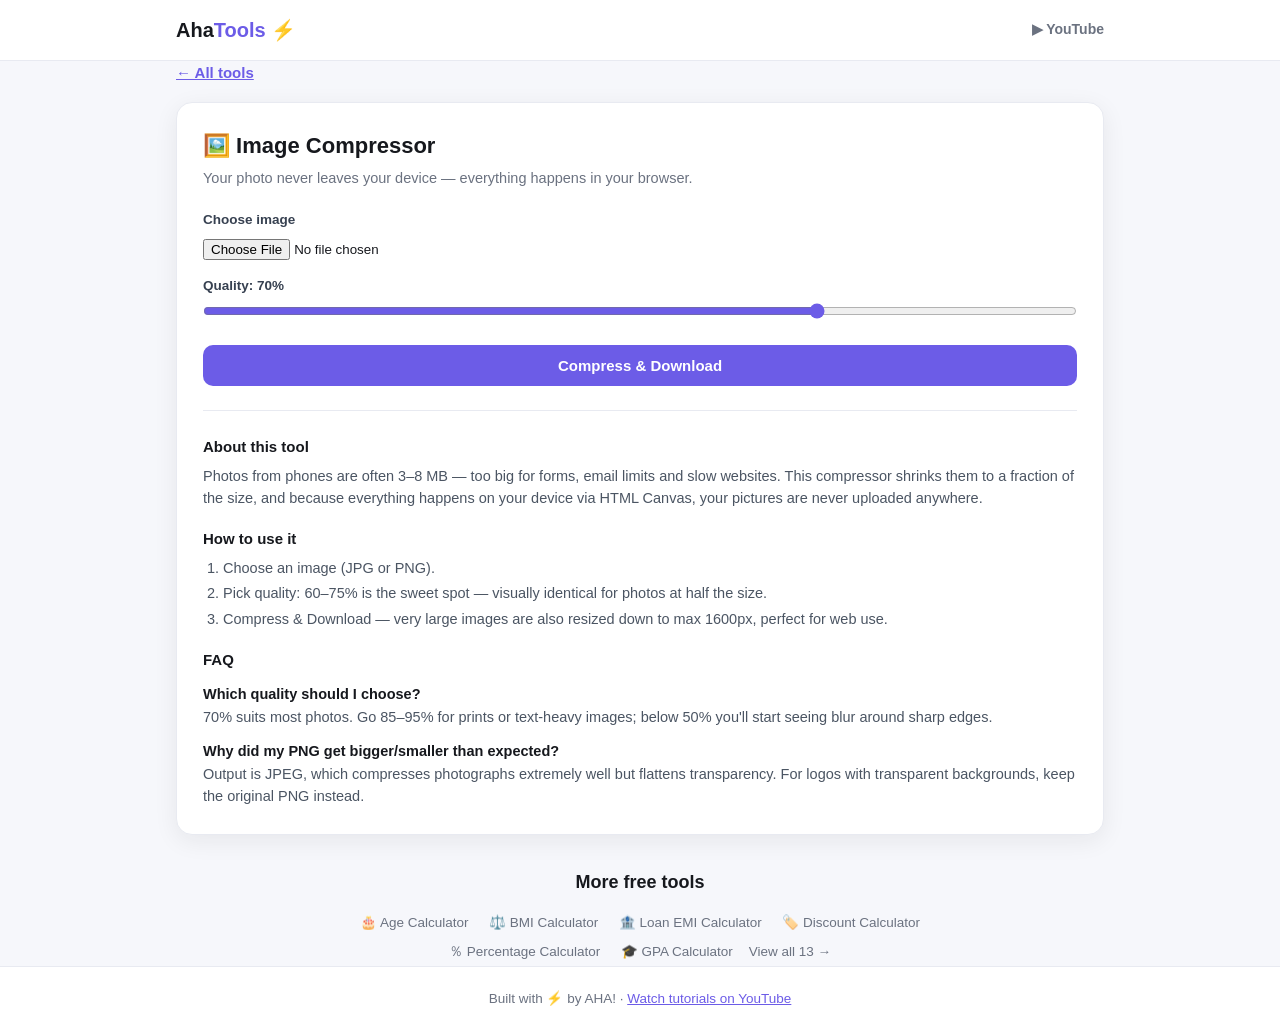
<file: image-compressor/index.html>
<!DOCTYPE html>
<html lang="en">
<head>
<meta charset="UTF-8">
<meta name="viewport" content="width=device-width, initial-scale=1.0">
<title>Image Compressor – Shrink JPG/PNG Online, 100% Private</title>
<meta name="description" content="Compress JPG and PNG images in your browser. Photos never upload to any server. Choose quality, download smaller images instantly.">
<meta name="author" content="AHA!">
<meta name="robots" content="index, follow">
<meta name="theme-color" content="#6c5ce7">
<link rel="canonical" href="https://shdislam.github.io/ahatools/image-compressor/">
<meta property="og:title" content="Image Compressor — Free Online Tool">
<meta property="og:description" content="Compress JPG and PNG images in your browser. Photos never upload to any server. Choose quality, download smaller images instantly.">
<meta property="og:type" content="website">
<meta property="og:url" content="https://shdislam.github.io/ahatools/image-compressor/">
<meta property="og:site_name" content="AhaTools">
<meta name="twitter:card" content="summary">
<meta name="twitter:title" content="Image Compressor">
<meta name="twitter:description" content="Compress JPG and PNG images in your browser. Photos never upload to any server. Choose quality, download smaller images instantly.">
<link rel="icon" href="data:image/svg+xml,<svg xmlns='http://www.w3.org/2000/svg' viewBox='0 0 100 100'><text y='.9em' font-size='90'>⚡</text></svg>">
<link rel="stylesheet" href="../assets/style.css">
<script type="application/ld+json">
{"@context":"https://schema.org","@type":"WebApplication","name":"Image Compressor","url":"https://shdislam.github.io/ahatools/image-compressor/","applicationCategory":"UtilitiesApplication","operatingSystem":"Any","offers":{"@type":"Offer","price":"0","priceCurrency":"USD"},"description":"Compress JPG and PNG images in your browser. Photos never upload to any server. Choose quality, download smaller images instantly."}
</script>
</head>
<body>
<header>
  <div class="wrap bar">
    <a class="logo" href="../">Aha<span>Tools</span> ⚡</a>
    <a class="logo" href="https://www.youtube.com/@Shahid-Ul-Islam-z5l" style="font-size:14px;color:var(--muted)">▶ YouTube</a>
  </div>
</header>
<main class="wrap">
<a class="back" href="../">← All tools</a>
<div class="panel"><h1>🖼️ Image Compressor</h1>
    <p class="sub">Your photo never leaves your device — everything happens in your browser.</p>
    <label>Choose image</label>
    <input type="file" id="imgFile" accept="image/*">
    <label>Quality: <span id="qVal">70</span>%</label>
    <input type="range" class="range" id="imgQ" min="10" max="95" value="70" oninput="document.getElementById('qVal').textContent=this.value">
    <button class="btn" onclick="compressImg()">Compress & Download</button>
    <div class="result" id="imgResult"></div>
    <div class="info">
      <h3>About this tool</h3>
      <p>Photos from phones are often 3–8 MB — too big for forms, email limits and slow websites. This compressor shrinks them to a fraction of the size, and because everything happens on your device via HTML Canvas, your pictures are never uploaded anywhere.</p>
      <h3>How to use it</h3>
      <ol>
        <li>Choose an image (JPG or PNG).</li>
        <li>Pick quality: 60–75% is the sweet spot — visually identical for photos at half the size.</li>
        <li>Compress & Download — very large images are also resized down to max 1600px, perfect for web use.</li>
      </ol>
      <h3>FAQ</h3>
      <p class="q">Which quality should I choose?</p>
      <p>70% suits most photos. Go 85–95% for prints or text-heavy images; below 50% you'll start seeing blur around sharp edges.</p>
      <p class="q">Why did my PNG get bigger/smaller than expected?</p>
      <p>Output is JPEG, which compresses photographs extremely well but flattens transparency. For logos with transparent backgrounds, keep the original PNG instead.</p>
    </div>
</div>
<nav class="map" aria-label="More tools"><h2>More free tools</h2><a href="../age-calculator/">🎂 Age Calculator</a>
<a href="../bmi-calculator/">⚖️ BMI Calculator</a>
<a href="../loan-calculator/">🏦 Loan EMI Calculator</a>
<a href="../discount-calculator/">🏷️ Discount Calculator</a>
<a href="../percentage-calculator/">％ Percentage Calculator</a>
<a href="../gpa-calculator/">🎓 GPA Calculator</a><a href="../">View all 13 →</a></nav>
</main>
<footer>Built with ⚡ by AHA! · <a href="https://www.youtube.com/@Shahid-Ul-Islam-z5l" style="color:var(--brand)">Watch tutorials on YouTube</a></footer>
<script src="../assets/app.js"></script>
<script>if(typeof fillUnits==='function'&&document.getElementById('ucType'))fillUnits();</script>
</body>
</html>
</file>
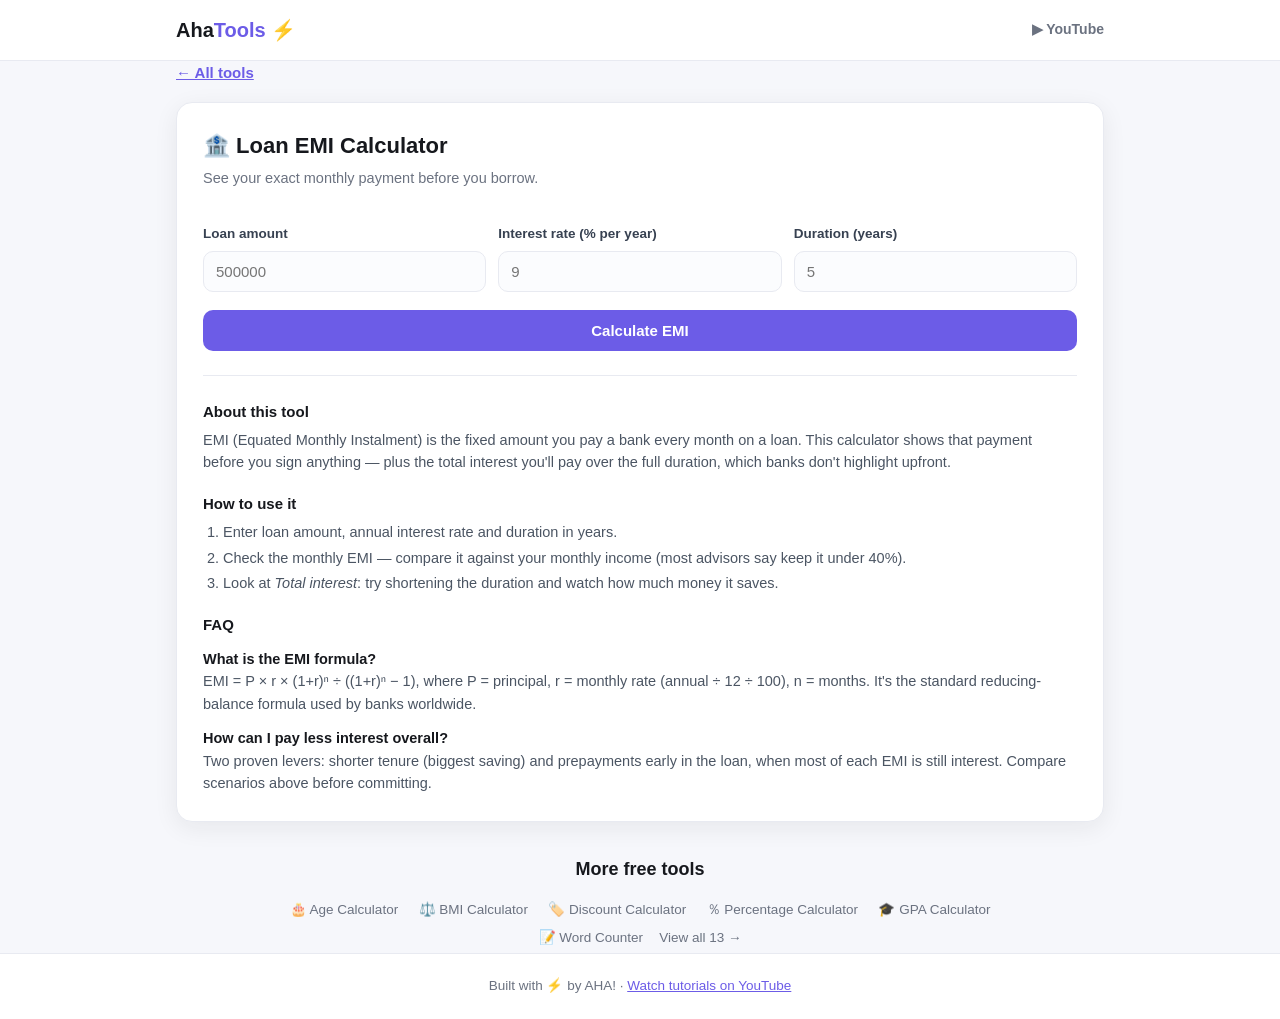
<file: loan-calculator/index.html>
<!DOCTYPE html>
<html lang="en">
<head>
<meta charset="UTF-8">
<meta name="viewport" content="width=device-width, initial-scale=1.0">
<title>Loan EMI Calculator – Monthly Payment & Total Interest</title>
<meta name="description" content="Calculate your loan EMI before you borrow. Monthly payment, total repayment and total interest for any amount, rate and duration.">
<meta name="author" content="AHA!">
<meta name="robots" content="index, follow">
<meta name="theme-color" content="#6c5ce7">
<link rel="canonical" href="https://shdislam.github.io/ahatools/loan-calculator/">
<meta property="og:title" content="Loan EMI Calculator — Free Online Tool">
<meta property="og:description" content="Calculate your loan EMI before you borrow. Monthly payment, total repayment and total interest for any amount, rate and duration.">
<meta property="og:type" content="website">
<meta property="og:url" content="https://shdislam.github.io/ahatools/loan-calculator/">
<meta property="og:site_name" content="AhaTools">
<meta name="twitter:card" content="summary">
<meta name="twitter:title" content="Loan EMI Calculator">
<meta name="twitter:description" content="Calculate your loan EMI before you borrow. Monthly payment, total repayment and total interest for any amount, rate and duration.">
<link rel="icon" href="data:image/svg+xml,<svg xmlns='http://www.w3.org/2000/svg' viewBox='0 0 100 100'><text y='.9em' font-size='90'>⚡</text></svg>">
<link rel="stylesheet" href="../assets/style.css">
<script type="application/ld+json">
{"@context":"https://schema.org","@type":"WebApplication","name":"Loan EMI Calculator","url":"https://shdislam.github.io/ahatools/loan-calculator/","applicationCategory":"UtilitiesApplication","operatingSystem":"Any","offers":{"@type":"Offer","price":"0","priceCurrency":"USD"},"description":"Calculate your loan EMI before you borrow. Monthly payment, total repayment and total interest for any amount, rate and duration."}
</script>
</head>
<body>
<header>
  <div class="wrap bar">
    <a class="logo" href="../">Aha<span>Tools</span> ⚡</a>
    <a class="logo" href="https://www.youtube.com/@Shahid-Ul-Islam-z5l" style="font-size:14px;color:var(--muted)">▶ YouTube</a>
  </div>
</header>
<main class="wrap">
<a class="back" href="../">← All tools</a>
<div class="panel"><h1>🏦 Loan EMI Calculator</h1>
    <p class="sub">See your exact monthly payment before you borrow.</p>
    <div class="row">
      <div><label>Loan amount</label><input type="number" id="loanP" placeholder="500000"></div>
      <div><label>Interest rate (% per year)</label><input type="number" id="loanR" step="0.1" placeholder="9"></div>
      <div><label>Duration (years)</label><input type="number" id="loanY" placeholder="5"></div>
    </div>
    <button class="btn" onclick="calcEmi()">Calculate EMI</button>
    <div class="result" id="emiResult"></div>
    <div class="info">
      <h3>About this tool</h3>
      <p>EMI (Equated Monthly Instalment) is the fixed amount you pay a bank every month on a loan. This calculator shows that payment before you sign anything — plus the total interest you'll pay over the full duration, which banks don't highlight upfront.</p>
      <h3>How to use it</h3>
      <ol>
        <li>Enter loan amount, annual interest rate and duration in years.</li>
        <li>Check the monthly EMI — compare it against your monthly income (most advisors say keep it under 40%).</li>
        <li>Look at <em>Total interest</em>: try shortening the duration and watch how much money it saves.</li>
      </ol>
      <h3>FAQ</h3>
      <p class="q">What is the EMI formula?</p>
      <p>EMI = P × r × (1+r)ⁿ ÷ ((1+r)ⁿ − 1), where P = principal, r = monthly rate (annual ÷ 12 ÷ 100), n = months. It's the standard reducing-balance formula used by banks worldwide.</p>
      <p class="q">How can I pay less interest overall?</p>
      <p>Two proven levers: shorter tenure (biggest saving) and prepayments early in the loan, when most of each EMI is still interest. Compare scenarios above before committing.</p>
    </div>
</div>
<nav class="map" aria-label="More tools"><h2>More free tools</h2><a href="../age-calculator/">🎂 Age Calculator</a>
<a href="../bmi-calculator/">⚖️ BMI Calculator</a>
<a href="../discount-calculator/">🏷️ Discount Calculator</a>
<a href="../percentage-calculator/">％ Percentage Calculator</a>
<a href="../gpa-calculator/">🎓 GPA Calculator</a>
<a href="../word-counter/">📝 Word Counter</a><a href="../">View all 13 →</a></nav>
</main>
<footer>Built with ⚡ by AHA! · <a href="https://www.youtube.com/@Shahid-Ul-Islam-z5l" style="color:var(--brand)">Watch tutorials on YouTube</a></footer>
<script src="../assets/app.js"></script>
<script>if(typeof fillUnits==='function'&&document.getElementById('ucType'))fillUnits();</script>
</body>
</html>
</file>
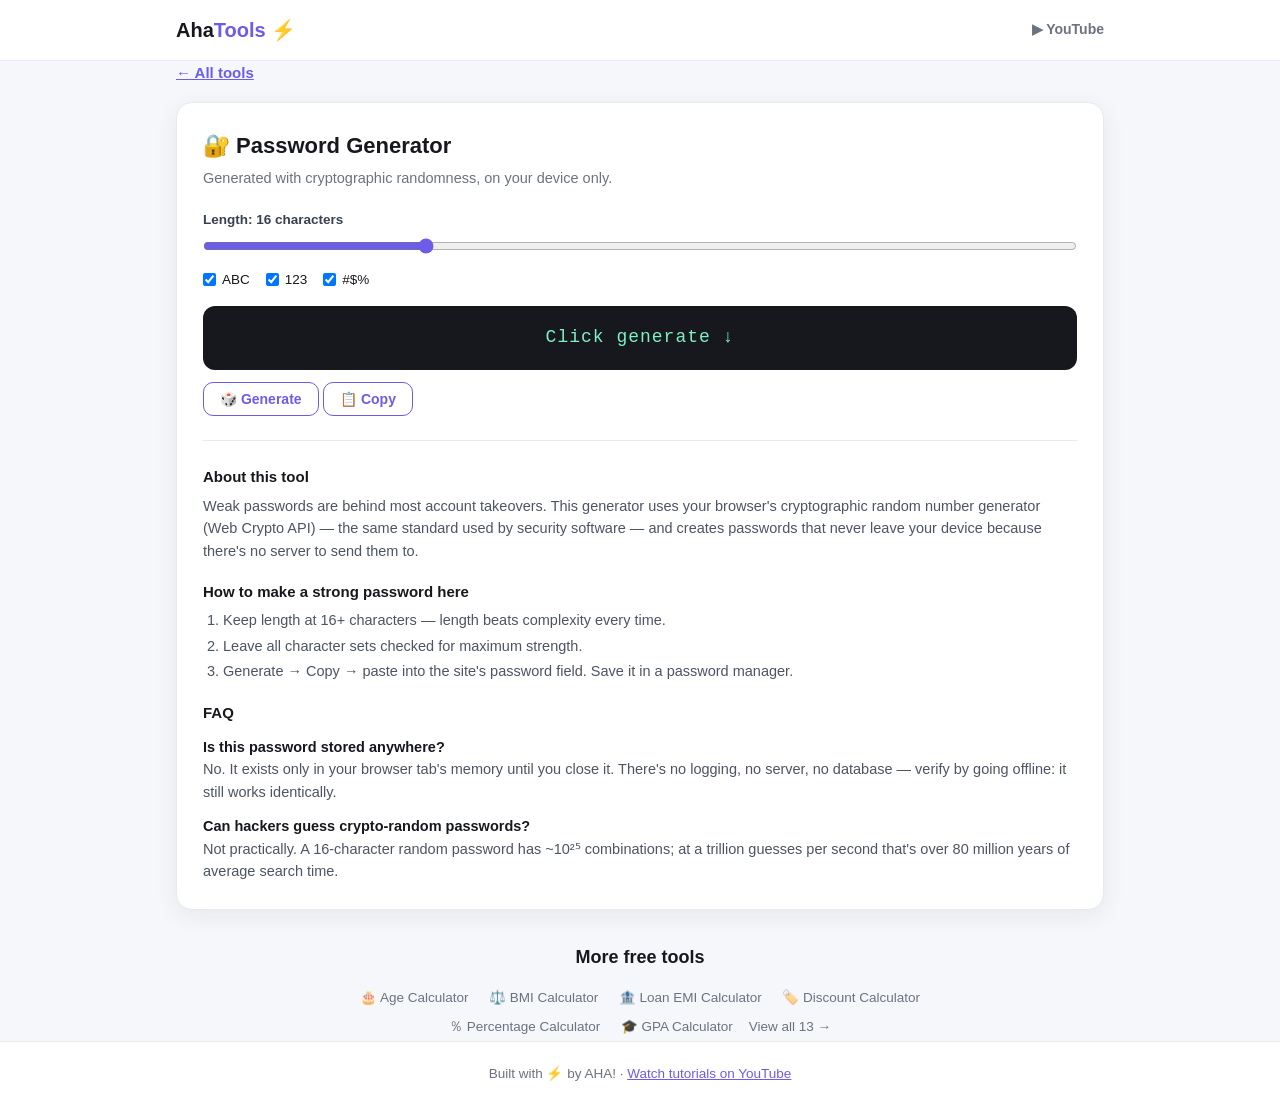
<file: password-generator/index.html>
<!DOCTYPE html>
<html lang="en">
<head>
<meta charset="UTF-8">
<meta name="viewport" content="width=device-width, initial-scale=1.0">
<title>Password Generator – Strong Random Passwords Offline</title>
<meta name="description" content="Generate cryptographically strong passwords using the Web Crypto API, entirely offline. Choose length and character sets. Nothing is stored.">
<meta name="author" content="AHA!">
<meta name="robots" content="index, follow">
<meta name="theme-color" content="#6c5ce7">
<link rel="canonical" href="https://shdislam.github.io/ahatools/password-generator/">
<meta property="og:title" content="Password Generator — Free Online Tool">
<meta property="og:description" content="Generate cryptographically strong passwords using the Web Crypto API, entirely offline. Choose length and character sets. Nothing is stored.">
<meta property="og:type" content="website">
<meta property="og:url" content="https://shdislam.github.io/ahatools/password-generator/">
<meta property="og:site_name" content="AhaTools">
<meta name="twitter:card" content="summary">
<meta name="twitter:title" content="Password Generator">
<meta name="twitter:description" content="Generate cryptographically strong passwords using the Web Crypto API, entirely offline. Choose length and character sets. Nothing is stored.">
<link rel="icon" href="data:image/svg+xml,<svg xmlns='http://www.w3.org/2000/svg' viewBox='0 0 100 100'><text y='.9em' font-size='90'>⚡</text></svg>">
<link rel="stylesheet" href="../assets/style.css">
<script type="application/ld+json">
{"@context":"https://schema.org","@type":"WebApplication","name":"Password Generator","url":"https://shdislam.github.io/ahatools/password-generator/","applicationCategory":"UtilitiesApplication","operatingSystem":"Any","offers":{"@type":"Offer","price":"0","priceCurrency":"USD"},"description":"Generate cryptographically strong passwords using the Web Crypto API, entirely offline. Choose length and character sets. Nothing is stored."}
</script>
</head>
<body>
<header>
  <div class="wrap bar">
    <a class="logo" href="../">Aha<span>Tools</span> ⚡</a>
    <a class="logo" href="https://www.youtube.com/@Shahid-Ul-Islam-z5l" style="font-size:14px;color:var(--muted)">▶ YouTube</a>
  </div>
</header>
<main class="wrap">
<a class="back" href="../">← All tools</a>
<div class="panel"><h1>🔐 Password Generator</h1>
    <p class="sub">Generated with cryptographic randomness, on your device only.</p>
    <label>Length: <span id="pwLenVal">16</span> characters</label>
    <input type="range" class="range" id="pwLen" min="8" max="40" value="16" oninput="document.getElementById('pwLenVal').textContent=this.value">
    <div class="checks">
      <label><input type="checkbox" id="pwUpp" checked> ABC</label>
      <label><input type="checkbox" id="pwNum" checked> 123</label>
      <label><input type="checkbox" id="pwSym" checked> #$%</label>
    </div>
    <div class="pwbox" id="pwOut">Click generate ↓</div>
    <button class="btn btn-sm" onclick="genPass()">🎲 Generate</button>
    <button class="btn btn-sm" onclick="copyPw()">📋 Copy</button>
    <div class="info">
      <h3>About this tool</h3>
      <p>Weak passwords are behind most account takeovers. This generator uses your browser's cryptographic random number generator (Web Crypto API) — the same standard used by security software — and creates passwords that never leave your device because there's no server to send them to.</p>
      <h3>How to make a strong password here</h3>
      <ol>
        <li>Keep length at 16+ characters — length beats complexity every time.</li>
        <li>Leave all character sets checked for maximum strength.</li>
        <li>Generate → Copy → paste into the site's password field. Save it in a password manager.</li>
      </ol>
      <h3>FAQ</h3>
      <p class="q">Is this password stored anywhere?</p>
      <p>No. It exists only in your browser tab's memory until you close it. There's no logging, no server, no database — verify by going offline: it still works identically.</p>
      <p class="q">Can hackers guess crypto-random passwords?</p>
      <p>Not practically. A 16-character random password has ~10²⁵ combinations; at a trillion guesses per second that's over 80 million years of average search time.</p>
    </div>
</div>
<nav class="map" aria-label="More tools"><h2>More free tools</h2><a href="../age-calculator/">🎂 Age Calculator</a>
<a href="../bmi-calculator/">⚖️ BMI Calculator</a>
<a href="../loan-calculator/">🏦 Loan EMI Calculator</a>
<a href="../discount-calculator/">🏷️ Discount Calculator</a>
<a href="../percentage-calculator/">％ Percentage Calculator</a>
<a href="../gpa-calculator/">🎓 GPA Calculator</a><a href="../">View all 13 →</a></nav>
</main>
<footer>Built with ⚡ by AHA! · <a href="https://www.youtube.com/@Shahid-Ul-Islam-z5l" style="color:var(--brand)">Watch tutorials on YouTube</a></footer>
<script src="../assets/app.js"></script>
<script>if(typeof fillUnits==='function'&&document.getElementById('ucType'))fillUnits();</script>
</body>
</html>
</file>
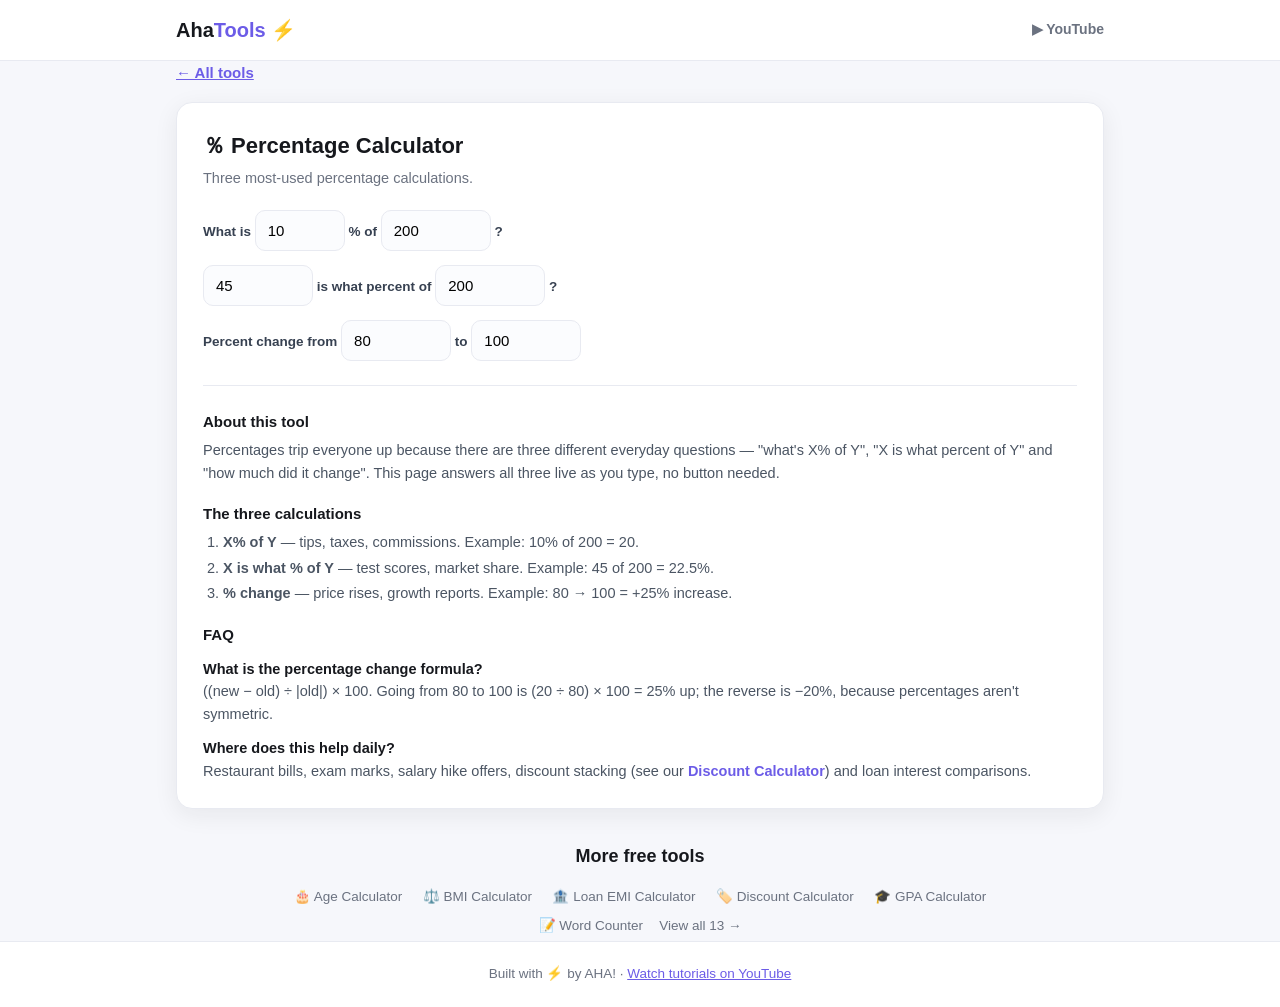
<file: percentage-calculator/index.html>
<!DOCTYPE html>
<html lang="en">
<head>
<meta charset="UTF-8">
<meta name="viewport" content="width=device-width, initial-scale=1.0">
<title>Percentage Calculator – X% of Y, What Percent & Change</title>
<meta name="description" content="All three percentage calculations solved live: X% of Y, X is what percent of Y, and percent change. No button needed.">
<meta name="author" content="AHA!">
<meta name="robots" content="index, follow">
<meta name="theme-color" content="#6c5ce7">
<link rel="canonical" href="https://shdislam.github.io/ahatools/percentage-calculator/">
<meta property="og:title" content="Percentage Calculator — Free Online Tool">
<meta property="og:description" content="All three percentage calculations solved live: X% of Y, X is what percent of Y, and percent change. No button needed.">
<meta property="og:type" content="website">
<meta property="og:url" content="https://shdislam.github.io/ahatools/percentage-calculator/">
<meta property="og:site_name" content="AhaTools">
<meta name="twitter:card" content="summary">
<meta name="twitter:title" content="Percentage Calculator">
<meta name="twitter:description" content="All three percentage calculations solved live: X% of Y, X is what percent of Y, and percent change. No button needed.">
<link rel="icon" href="data:image/svg+xml,<svg xmlns='http://www.w3.org/2000/svg' viewBox='0 0 100 100'><text y='.9em' font-size='90'>⚡</text></svg>">
<link rel="stylesheet" href="../assets/style.css">
<script type="application/ld+json">
{"@context":"https://schema.org","@type":"WebApplication","name":"Percentage Calculator","url":"https://shdislam.github.io/ahatools/percentage-calculator/","applicationCategory":"UtilitiesApplication","operatingSystem":"Any","offers":{"@type":"Offer","price":"0","priceCurrency":"USD"},"description":"All three percentage calculations solved live: X% of Y, X is what percent of Y, and percent change. No button needed."}
</script>
</head>
<body>
<header>
  <div class="wrap bar">
    <a class="logo" href="../">Aha<span>Tools</span> ⚡</a>
    <a class="logo" href="https://www.youtube.com/@Shahid-Ul-Islam-z5l" style="font-size:14px;color:var(--muted)">▶ YouTube</a>
  </div>
</header>
<main class="wrap">
<a class="back" href="../">← All tools</a>
<div class="panel"><h1>％ Percentage Calculator</h1>
    <p class="sub">Three most-used percentage calculations.</p>
    <label>What is <input type="number" id="p1a" style="width:90px;display:inline-block" value="10"> % of
      <input type="number" id="p1b" style="width:110px;display:inline-block" value="200"> ?</label>
    <div class="result" id="p1r"></div>
    <label><input type="number" id="p2a" style="width:110px;display:inline-block" value="45"> is what percent of
      <input type="number" id="p2b" style="width:110px;display:inline-block" value="200"> ?</label>
    <div class="result" id="p2r"></div>
    <label>Percent change from <input type="number" id="p3a" style="width:110px;display:inline-block" value="80"> to
      <input type="number" id="p3b" style="width:110px;display:inline-block" value="100"></label>
    <div class="result" id="p3r"></div>
    <div class="info">
      <h3>About this tool</h3>
      <p>Percentages trip everyone up because there are three different everyday questions — "what's X% of Y", "X is what percent of Y" and "how much did it change". This page answers all three live as you type, no button needed.</p>
      <h3>The three calculations</h3>
      <ol>
        <li><strong>X% of Y</strong> — tips, taxes, commissions. Example: 10% of 200 = 20.</li>
        <li><strong>X is what % of Y</strong> — test scores, market share. Example: 45 of 200 = 22.5%.</li>
        <li><strong>% change</strong> — price rises, growth reports. Example: 80 → 100 = +25% increase.</li>
      </ol>
      <h3>FAQ</h3>
      <p class="q">What is the percentage change formula?</p>
      <p>((new − old) ÷ |old|) × 100. Going from 80 to 100 is (20 ÷ 80) × 100 = 25% up; the reverse is −20%, because percentages aren't symmetric.</p>
      <p class="q">Where does this help daily?</p>
      <p>Restaurant bills, exam marks, salary hike offers, discount stacking (see our <a href="#discount-calculator">Discount Calculator</a>) and loan interest comparisons.</p>
    </div>
</div>
<nav class="map" aria-label="More tools"><h2>More free tools</h2><a href="../age-calculator/">🎂 Age Calculator</a>
<a href="../bmi-calculator/">⚖️ BMI Calculator</a>
<a href="../loan-calculator/">🏦 Loan EMI Calculator</a>
<a href="../discount-calculator/">🏷️ Discount Calculator</a>
<a href="../gpa-calculator/">🎓 GPA Calculator</a>
<a href="../word-counter/">📝 Word Counter</a><a href="../">View all 13 →</a></nav>
</main>
<footer>Built with ⚡ by AHA! · <a href="https://www.youtube.com/@Shahid-Ul-Islam-z5l" style="color:var(--brand)">Watch tutorials on YouTube</a></footer>
<script src="../assets/app.js"></script>
<script>if(typeof fillUnits==='function'&&document.getElementById('ucType'))fillUnits();</script>
</body>
</html>
</file>
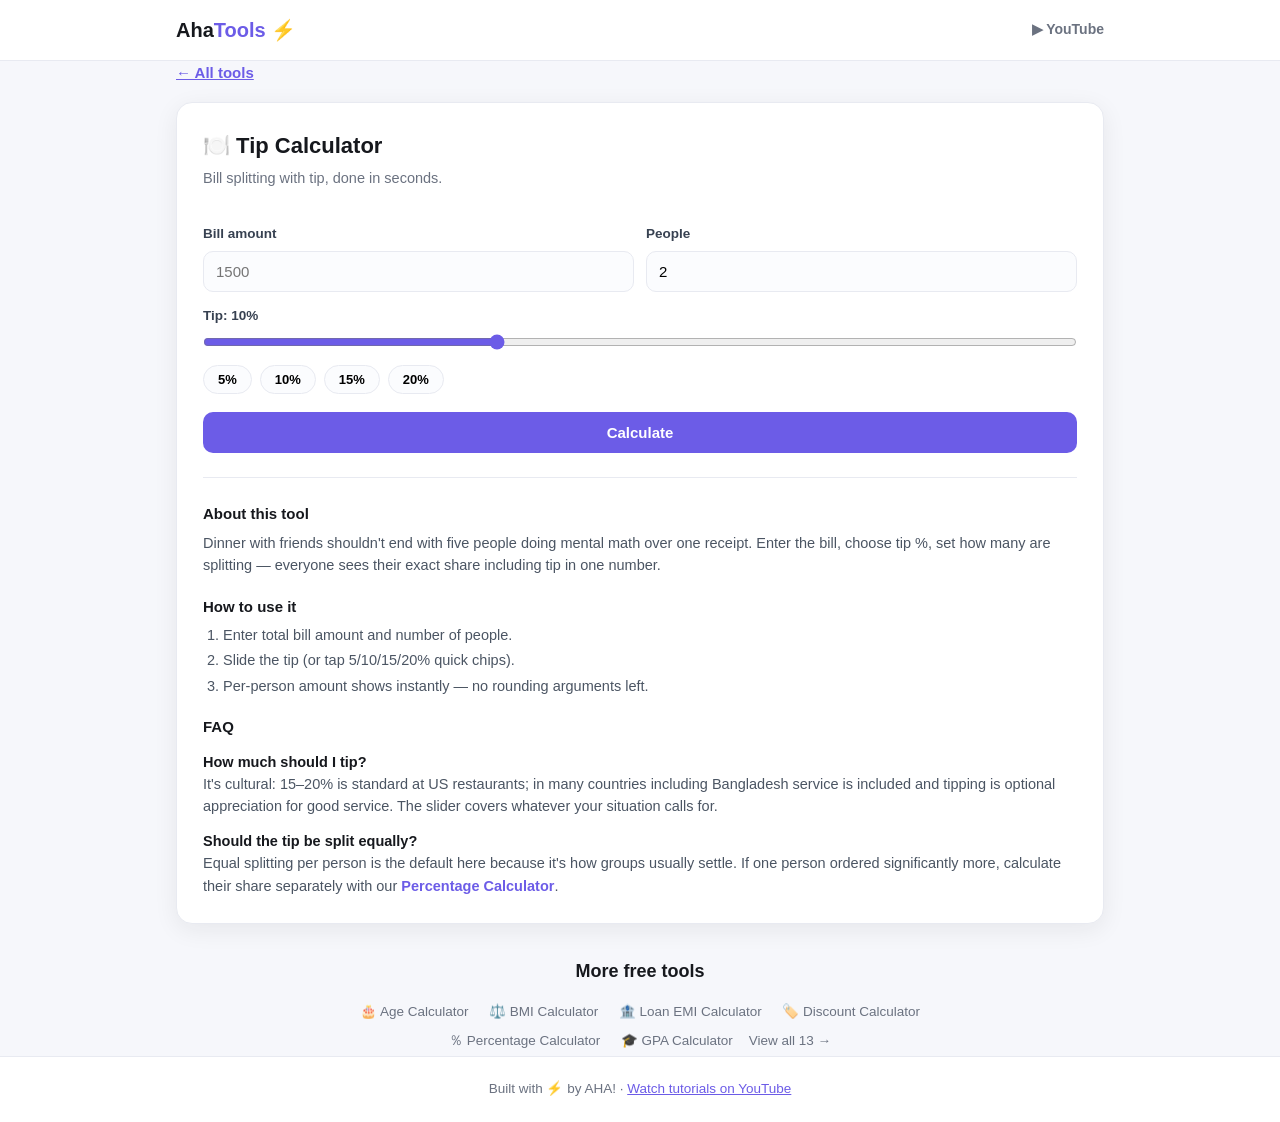
<file: tip-calculator/index.html>
<!DOCTYPE html>
<html lang="en">
<head>
<meta charset="UTF-8">
<meta name="viewport" content="width=device-width, initial-scale=1.0">
<title>Tip Calculator – Bill Splitting With Tip Per Person</title>
<meta name="description" content="Calculate tip and split any restaurant bill between friends in seconds. Quick tip chips for 5%, 10%, 15% and 20%.">
<meta name="author" content="AHA!">
<meta name="robots" content="index, follow">
<meta name="theme-color" content="#6c5ce7">
<link rel="canonical" href="https://shdislam.github.io/ahatools/tip-calculator/">
<meta property="og:title" content="Tip Calculator — Free Online Tool">
<meta property="og:description" content="Calculate tip and split any restaurant bill between friends in seconds. Quick tip chips for 5%, 10%, 15% and 20%.">
<meta property="og:type" content="website">
<meta property="og:url" content="https://shdislam.github.io/ahatools/tip-calculator/">
<meta property="og:site_name" content="AhaTools">
<meta name="twitter:card" content="summary">
<meta name="twitter:title" content="Tip Calculator">
<meta name="twitter:description" content="Calculate tip and split any restaurant bill between friends in seconds. Quick tip chips for 5%, 10%, 15% and 20%.">
<link rel="icon" href="data:image/svg+xml,<svg xmlns='http://www.w3.org/2000/svg' viewBox='0 0 100 100'><text y='.9em' font-size='90'>⚡</text></svg>">
<link rel="stylesheet" href="../assets/style.css">
<script type="application/ld+json">
{"@context":"https://schema.org","@type":"WebApplication","name":"Tip Calculator","url":"https://shdislam.github.io/ahatools/tip-calculator/","applicationCategory":"UtilitiesApplication","operatingSystem":"Any","offers":{"@type":"Offer","price":"0","priceCurrency":"USD"},"description":"Calculate tip and split any restaurant bill between friends in seconds. Quick tip chips for 5%, 10%, 15% and 20%."}
</script>
</head>
<body>
<header>
  <div class="wrap bar">
    <a class="logo" href="../">Aha<span>Tools</span> ⚡</a>
    <a class="logo" href="https://www.youtube.com/@Shahid-Ul-Islam-z5l" style="font-size:14px;color:var(--muted)">▶ YouTube</a>
  </div>
</header>
<main class="wrap">
<a class="back" href="../">← All tools</a>
<div class="panel"><h1>🍽️ Tip Calculator</h1>
    <p class="sub">Bill splitting with tip, done in seconds.</p>
    <div class="row">
      <div><label>Bill amount</label><input type="number" id="tipBill" placeholder="1500"></div>
      <div><label>People</label><input type="number" id="tipPeople" value="2" min="1"></div>
    </div>
    <label>Tip: <span id="tipVal">10</span>%</label>
    <input type="range" class="range" id="tipPct" min="0" max="30" value="10" oninput="document.getElementById('tipVal').textContent=this.value">
    <div class="chips">
      <button class="chip" onclick="setTip(5)">5%</button>
      <button class="chip" onclick="setTip(10)">10%</button>
      <button class="chip" onclick="setTip(15)">15%</button>
      <button class="chip" onclick="setTip(20)">20%</button>
    </div>
    <button class="btn" onclick="calcTip()">Calculate</button>
    <div class="result" id="tipResult"></div>
    <div class="info">
      <h3>About this tool</h3>
      <p>Dinner with friends shouldn't end with five people doing mental math over one receipt. Enter the bill, choose tip %, set how many are splitting — everyone sees their exact share including tip in one number.</p>
      <h3>How to use it</h3>
      <ol>
        <li>Enter total bill amount and number of people.</li>
        <li>Slide the tip (or tap 5/10/15/20% quick chips).</li>
        <li>Per-person amount shows instantly — no rounding arguments left.</li>
      </ol>
      <h3>FAQ</h3>
      <p class="q">How much should I tip?</p>
      <p>It's cultural: 15–20% is standard at US restaurants; in many countries including Bangladesh service is included and tipping is optional appreciation for good service. The slider covers whatever your situation calls for.</p>
      <p class="q">Should the tip be split equally?</p>
      <p>Equal splitting per person is the default here because it's how groups usually settle. If one person ordered significantly more, calculate their share separately with our <a href="#percentage-calculator">Percentage Calculator</a>.</p>
    </div>
</div>
<nav class="map" aria-label="More tools"><h2>More free tools</h2><a href="../age-calculator/">🎂 Age Calculator</a>
<a href="../bmi-calculator/">⚖️ BMI Calculator</a>
<a href="../loan-calculator/">🏦 Loan EMI Calculator</a>
<a href="../discount-calculator/">🏷️ Discount Calculator</a>
<a href="../percentage-calculator/">％ Percentage Calculator</a>
<a href="../gpa-calculator/">🎓 GPA Calculator</a><a href="../">View all 13 →</a></nav>
</main>
<footer>Built with ⚡ by AHA! · <a href="https://www.youtube.com/@Shahid-Ul-Islam-z5l" style="color:var(--brand)">Watch tutorials on YouTube</a></footer>
<script src="../assets/app.js"></script>
<script>if(typeof fillUnits==='function'&&document.getElementById('ucType'))fillUnits();</script>
</body>
</html>
</file>
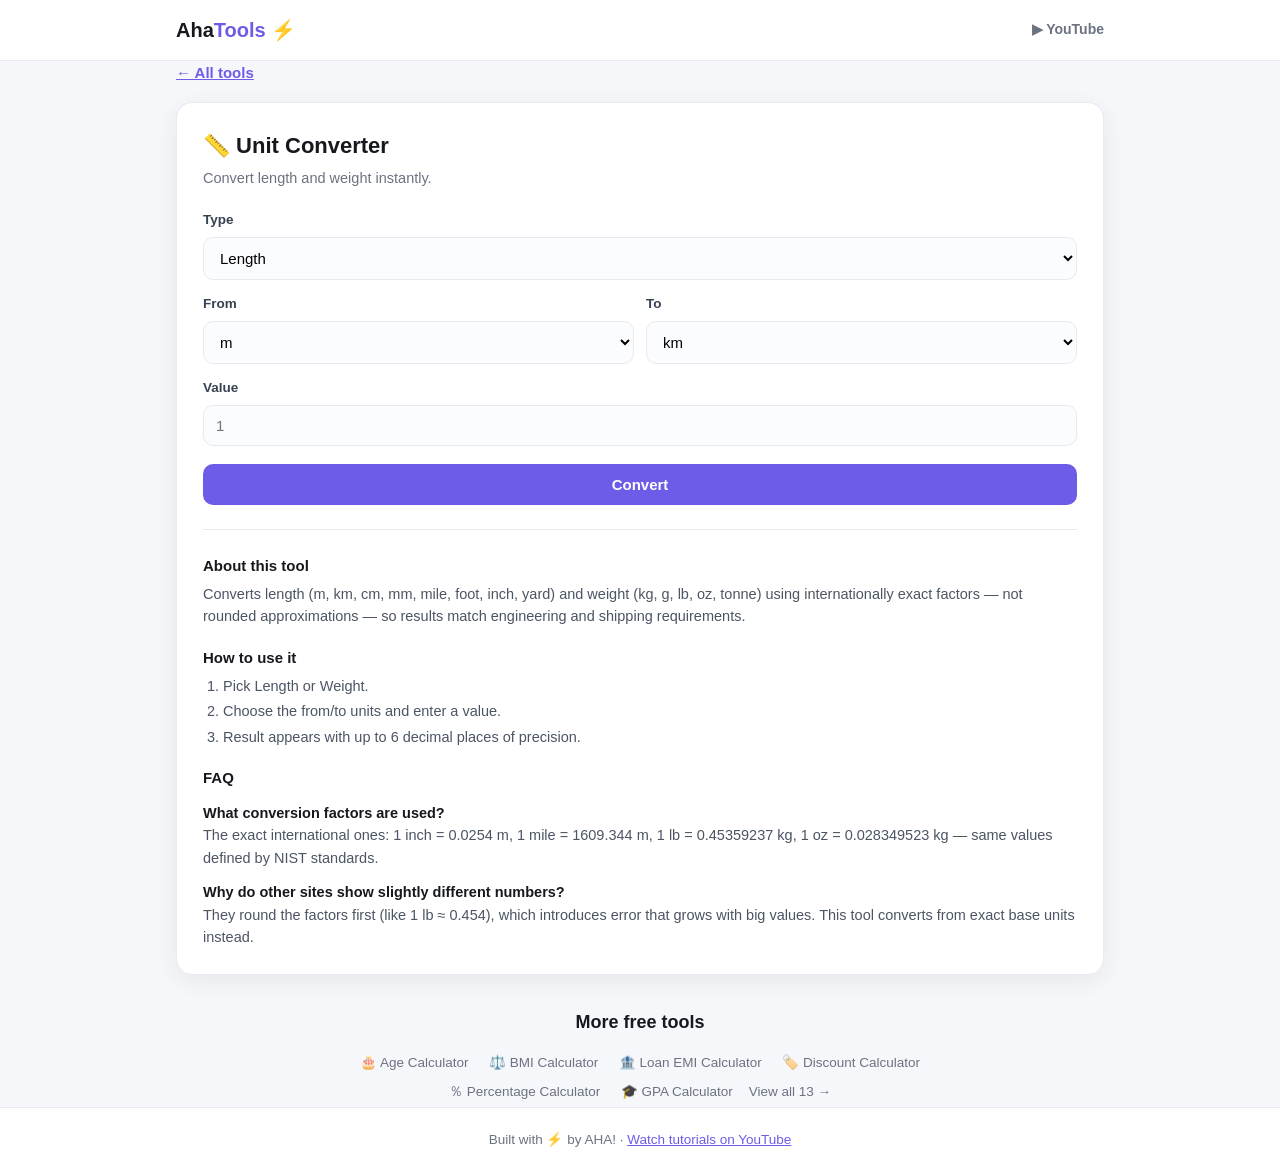
<file: unit-converter/index.html>
<!DOCTYPE html>
<html lang="en">
<head>
<meta charset="UTF-8">
<meta name="viewport" content="width=device-width, initial-scale=1.0">
<title>Unit Converter – Length & Weight With Exact Factors</title>
<meta name="description" content="Convert length and weight units with internationally exact factors: meters, km, miles, inches, kg, pounds, ounces and more.">
<meta name="author" content="AHA!">
<meta name="robots" content="index, follow">
<meta name="theme-color" content="#6c5ce7">
<link rel="canonical" href="https://shdislam.github.io/ahatools/unit-converter/">
<meta property="og:title" content="Unit Converter — Free Online Tool">
<meta property="og:description" content="Convert length and weight units with internationally exact factors: meters, km, miles, inches, kg, pounds, ounces and more.">
<meta property="og:type" content="website">
<meta property="og:url" content="https://shdislam.github.io/ahatools/unit-converter/">
<meta property="og:site_name" content="AhaTools">
<meta name="twitter:card" content="summary">
<meta name="twitter:title" content="Unit Converter">
<meta name="twitter:description" content="Convert length and weight units with internationally exact factors: meters, km, miles, inches, kg, pounds, ounces and more.">
<link rel="icon" href="data:image/svg+xml,<svg xmlns='http://www.w3.org/2000/svg' viewBox='0 0 100 100'><text y='.9em' font-size='90'>⚡</text></svg>">
<link rel="stylesheet" href="../assets/style.css">
<script type="application/ld+json">
{"@context":"https://schema.org","@type":"WebApplication","name":"Unit Converter","url":"https://shdislam.github.io/ahatools/unit-converter/","applicationCategory":"UtilitiesApplication","operatingSystem":"Any","offers":{"@type":"Offer","price":"0","priceCurrency":"USD"},"description":"Convert length and weight units with internationally exact factors: meters, km, miles, inches, kg, pounds, ounces and more."}
</script>
</head>
<body>
<header>
  <div class="wrap bar">
    <a class="logo" href="../">Aha<span>Tools</span> ⚡</a>
    <a class="logo" href="https://www.youtube.com/@Shahid-Ul-Islam-z5l" style="font-size:14px;color:var(--muted)">▶ YouTube</a>
  </div>
</header>
<main class="wrap">
<a class="back" href="../">← All tools</a>
<div class="panel"><h1>📏 Unit Converter</h1>
    <p class="sub">Convert length and weight instantly.</p>
    <label>Type</label>
    <select id="ucType" onchange="fillUnits()">
      <option value="length">Length</option>
      <option value="weight">Weight</option>
    </select>
    <div class="row">
      <div><label>From</label><select id="ucFrom"></select></div>
      <div><label>To</label><select id="ucTo"></select></div>
    </div>
    <label>Value</label>
    <input type="number" id="ucVal" placeholder="1">
    <button class="btn" onclick="convertUnits()">Convert</button>
    <div class="result" id="ucResult"></div>
    <div class="info">
      <h3>About this tool</h3>
      <p>Converts length (m, km, cm, mm, mile, foot, inch, yard) and weight (kg, g, lb, oz, tonne) using internationally exact factors — not rounded approximations — so results match engineering and shipping requirements.</p>
      <h3>How to use it</h3>
      <ol>
        <li>Pick Length or Weight.</li>
        <li>Choose the from/to units and enter a value.</li>
        <li>Result appears with up to 6 decimal places of precision.</li>
      </ol>
      <h3>FAQ</h3>
      <p class="q">What conversion factors are used?</p>
      <p>The exact international ones: 1 inch = 0.0254 m, 1 mile = 1609.344 m, 1 lb = 0.45359237 kg, 1 oz = 0.028349523 kg — same values defined by NIST standards.</p>
      <p class="q">Why do other sites show slightly different numbers?</p>
      <p>They round the factors first (like 1 lb ≈ 0.454), which introduces error that grows with big values. This tool converts from exact base units instead.</p>
    </div>
</div>
<nav class="map" aria-label="More tools"><h2>More free tools</h2><a href="../age-calculator/">🎂 Age Calculator</a>
<a href="../bmi-calculator/">⚖️ BMI Calculator</a>
<a href="../loan-calculator/">🏦 Loan EMI Calculator</a>
<a href="../discount-calculator/">🏷️ Discount Calculator</a>
<a href="../percentage-calculator/">％ Percentage Calculator</a>
<a href="../gpa-calculator/">🎓 GPA Calculator</a><a href="../">View all 13 →</a></nav>
</main>
<footer>Built with ⚡ by AHA! · <a href="https://www.youtube.com/@Shahid-Ul-Islam-z5l" style="color:var(--brand)">Watch tutorials on YouTube</a></footer>
<script src="../assets/app.js"></script>
<script>if(typeof fillUnits==='function'&&document.getElementById('ucType'))fillUnits();</script>
</body>
</html>
</file>
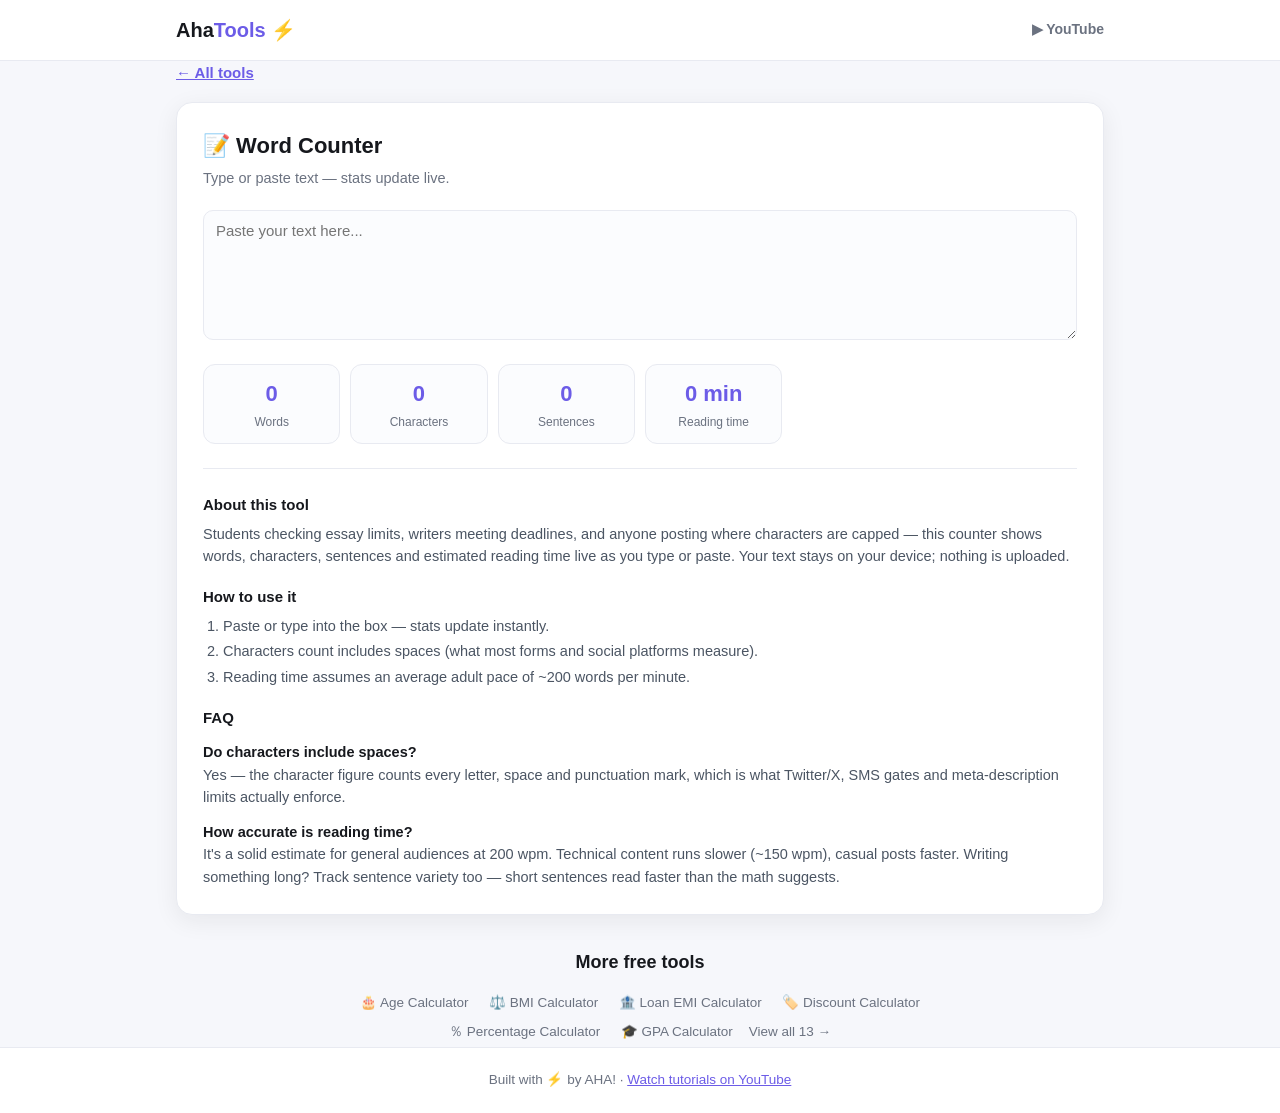
<file: word-counter/index.html>
<!DOCTYPE html>
<html lang="en">
<head>
<meta charset="UTF-8">
<meta name="viewport" content="width=device-width, initial-scale=1.0">
<title>Word Counter – Words, Characters, Sentences & Reading Time</title>
<meta name="description" content="Count words, characters (with spaces), sentences and estimated reading time live as you type. Your text never leaves your device.">
<meta name="author" content="AHA!">
<meta name="robots" content="index, follow">
<meta name="theme-color" content="#6c5ce7">
<link rel="canonical" href="https://shdislam.github.io/ahatools/word-counter/">
<meta property="og:title" content="Word Counter — Free Online Tool">
<meta property="og:description" content="Count words, characters (with spaces), sentences and estimated reading time live as you type. Your text never leaves your device.">
<meta property="og:type" content="website">
<meta property="og:url" content="https://shdislam.github.io/ahatools/word-counter/">
<meta property="og:site_name" content="AhaTools">
<meta name="twitter:card" content="summary">
<meta name="twitter:title" content="Word Counter">
<meta name="twitter:description" content="Count words, characters (with spaces), sentences and estimated reading time live as you type. Your text never leaves your device.">
<link rel="icon" href="data:image/svg+xml,<svg xmlns='http://www.w3.org/2000/svg' viewBox='0 0 100 100'><text y='.9em' font-size='90'>⚡</text></svg>">
<link rel="stylesheet" href="../assets/style.css">
<script type="application/ld+json">
{"@context":"https://schema.org","@type":"WebApplication","name":"Word Counter","url":"https://shdislam.github.io/ahatools/word-counter/","applicationCategory":"UtilitiesApplication","operatingSystem":"Any","offers":{"@type":"Offer","price":"0","priceCurrency":"USD"},"description":"Count words, characters (with spaces), sentences and estimated reading time live as you type. Your text never leaves your device."}
</script>
</head>
<body>
<header>
  <div class="wrap bar">
    <a class="logo" href="../">Aha<span>Tools</span> ⚡</a>
    <a class="logo" href="https://www.youtube.com/@Shahid-Ul-Islam-z5l" style="font-size:14px;color:var(--muted)">▶ YouTube</a>
  </div>
</header>
<main class="wrap">
<a class="back" href="../">← All tools</a>
<div class="panel"><h1>📝 Word Counter</h1>
    <p class="sub">Type or paste text — stats update live.</p>
    <textarea id="wcInput" placeholder="Paste your text here..." oninput="countWords()"></textarea>
    <div class="stats">
      <div class="stat"><div class="n" id="stWords">0</div><div class="t">Words</div></div>
      <div class="stat"><div class="n" id="stChars">0</div><div class="t">Characters</div></div>
      <div class="stat"><div class="n" id="stSent">0</div><div class="t">Sentences</div></div>
      <div class="stat"><div class="n" id="stRead">0 min</div><div class="t">Reading time</div></div>
    </div>
    <div class="info">
      <h3>About this tool</h3>
      <p>Students checking essay limits, writers meeting deadlines, and anyone posting where characters are capped — this counter shows words, characters, sentences and estimated reading time live as you type or paste. Your text stays on your device; nothing is uploaded.</p>
      <h3>How to use it</h3>
      <ol>
        <li>Paste or type into the box — stats update instantly.</li>
        <li>Characters count includes spaces (what most forms and social platforms measure).</li>
        <li>Reading time assumes an average adult pace of ~200 words per minute.</li>
      </ol>
      <h3>FAQ</h3>
      <p class="q">Do characters include spaces?</p>
      <p>Yes — the character figure counts every letter, space and punctuation mark, which is what Twitter/X, SMS gates and meta-description limits actually enforce.</p>
      <p class="q">How accurate is reading time?</p>
      <p>It's a solid estimate for general audiences at 200 wpm. Technical content runs slower (~150 wpm), casual posts faster. Writing something long? Track sentence variety too — short sentences read faster than the math suggests.</p>
    </div>
</div>
<nav class="map" aria-label="More tools"><h2>More free tools</h2><a href="../age-calculator/">🎂 Age Calculator</a>
<a href="../bmi-calculator/">⚖️ BMI Calculator</a>
<a href="../loan-calculator/">🏦 Loan EMI Calculator</a>
<a href="../discount-calculator/">🏷️ Discount Calculator</a>
<a href="../percentage-calculator/">％ Percentage Calculator</a>
<a href="../gpa-calculator/">🎓 GPA Calculator</a><a href="../">View all 13 →</a></nav>
</main>
<footer>Built with ⚡ by AHA! · <a href="https://www.youtube.com/@Shahid-Ul-Islam-z5l" style="color:var(--brand)">Watch tutorials on YouTube</a></footer>
<script src="../assets/app.js"></script>
<script>if(typeof fillUnits==='function'&&document.getElementById('ucType'))fillUnits();</script>
</body>
</html>
</file>
<file: assets/style.css>
:root{
    --bg:#f6f7fb; --card:#ffffff; --ink:#16181d; --muted:#6b7280;
    --brand:#6c5ce7; --brand2:#00b894; --line:#e8eaf1; --radius:16px;
    --shadow:0 6px 24px rgba(22,24,29,.07);
  }
  *{box-sizing:border-box;margin:0;padding:0}
  body{font-family:-apple-system,"Segoe UI",Roboto,Arial,sans-serif;background:var(--bg);color:var(--ink);line-height:1.55}
  header{background:#fff;border-bottom:1px solid var(--line);position:sticky;top:0;z-index:10}
  .wrap{max-width:960px;margin:0 auto;padding:0 16px}
  .bar{display:flex;align-items:center;justify-content:space-between;height:60px}
  .logo{font-weight:800;font-size:20px;text-decoration:none;color:var(--ink)}
  .logo span{color:var(--brand)}
  main{padding:28px 0 64px}
  .hero{text-align:center;margin-bottom:28px}
  .hero h1{font-size:clamp(26px,5vw,40px);letter-spacing:-.5px}
  .hero p{color:var(--muted);margin-top:8px;font-size:17px}
  .grid{display:grid;grid-template-columns:repeat(auto-fill,minmax(210px,1fr));gap:14px}
  .tool-card{background:var(--card);border:1px solid var(--line);border-radius:var(--radius);padding:20px;text-decoration:none;color:var(--ink);box-shadow:var(--shadow);transition:.15s;display:block}
  .tool-card:hover{transform:translateY(-3px);border-color:var(--brand)}
  .tool-card .ico{font-size:30px}
  .tool-card h3{margin-top:10px;font-size:17px}
  .tool-card p{color:var(--muted);font-size:13.5px;margin-top:4px}
  .view{display:none}
  .view.active{display:block}
  .back{display:inline-block;margin-bottom:18px;background:none;border:none;color:var(--brand);font-size:15px;cursor:pointer;font-weight:600;padding:0}
  .panel{background:var(--card);border:1px solid var(--line);border-radius:var(--radius);box-shadow:var(--shadow);padding:26px}
  .panel h2{font-size:22px;margin-bottom:4px}
  .panel .sub{color:var(--muted);font-size:14.5px;margin-bottom:20px}
  label{display:block;font-size:13.5px;font-weight:600;margin:14px 0 6px;color:#374151}
  input[type=text],input[type=number],input[type=date],input[type=password],select,textarea{
    width:100%;padding:11px 12px;border:1px solid var(--line);border-radius:10px;font-size:15px;background:#fbfcfe;font-family:inherit}
  input:focus,select:focus,textarea:focus{outline:none;border-color:var(--brand)}
  textarea{min-height:130px;resize:vertical}
  .btn{display:inline-block;background:var(--brand);color:#fff;border:none;border-radius:10px;padding:12px 22px;font-size:15px;font-weight:700;cursor:pointer;margin-top:18px;width:100%}
  .btn:hover{opacity:.92}
  .btn-sm{width:auto;background:#fff;color:var(--brand);border:1.5px solid var(--brand);padding:8px 16px;font-size:14px;margin-top:12px}
  .result{margin-top:18px;background:#f0fdf9;border:1px solid #b7f0dd;border-radius:12px;padding:16px;font-size:16px;display:none;word-break:break-word}
  .result b{font-size:20px}
  .stats{display:grid;grid-template-columns:repeat(auto-fill,minmax(120px,1fr));gap:10px;margin-top:16px}
  .stat{background:#fbfcfe;border:1px solid var(--line);border-radius:12px;padding:12px;text-align:center}
  .stat .n{font-size:22px;font-weight:800;color:var(--brand)}
  .stat .t{font-size:12px;color:var(--muted);margin-top:2px}
  .row{display:flex;gap:12px;flex-wrap:wrap}
  .row>*{flex:1;min-width:140px}
  .rmv{flex:0 0 42px;min-width:42px;height:46px;border:1px solid var(--line);background:#fbfcfe;border-radius:10px;font-size:20px;color:var(--muted);cursor:pointer;line-height:1;align-self:center}
  .rmv:hover{border-color:#e74c3c;color:#e74c3c;background:#fff5f5}
  .range{width:100%;accent-color:var(--brand)}
  .chips{display:flex;gap:8px;margin-top:8px;flex-wrap:wrap}
  .chip{border:1px solid var(--line);background:#fbfcfe;border-radius:999px;padding:6px 14px;font-size:13px;font-weight:600;cursor:pointer}
  .chip:hover{border-color:var(--brand);color:var(--brand)}
  .checks{display:flex;gap:16px;flex-wrap:wrap;margin-top:8px;font-size:14px;font-weight:500}
  .checks label{margin:0;display:flex;align-items:center;gap:6px;font-weight:500;color:var(--ink)}
  .pwbox{margin-top:16px;background:#16181d;color:#7ef0c2;border-radius:12px;padding:18px;font-family:Consolas,monospace;font-size:18px;word-break:break-all;text-align:center;letter-spacing:1px}
  .faq{max-width:720px;margin:40px auto 0}
  .faq h2{text-align:center;font-size:21px;margin-bottom:16px}
  .qa{background:var(--card);border:1px solid var(--line);border-radius:var(--radius);padding:16px 18px;margin-bottom:10px;box-shadow:var(--shadow)}
  .qa h3{font-size:15.5px}
  .qa p{color:var(--muted);font-size:14px;margin-top:6px}
  .info{margin-top:24px;border-top:1px solid var(--line);padding-top:6px;font-size:14.5px}
  .info h3{font-size:15px;margin:18px 0 6px;color:var(--ink)}
  .info p,.info li{color:#4b5563}
  .info ol{padding-left:20px;margin-top:4px}
  .info li{margin:3px 0}
  .info .q{font-weight:700;margin-top:12px;color:var(--ink)}
  .info a{color:var(--brand);text-decoration:none;font-weight:600}
  .map{max-width:720px;margin:34px auto 0;text-align:center}
  .map h2{font-size:18px;margin-bottom:12px}
  .map a{display:inline-block;color:var(--muted);text-decoration:none;font-size:13.5px;margin:4px 8px}
  .map a:hover{color:var(--brand)}
  footer{border-top:1px solid var(--line);background:#fff;padding:22px 0;text-align:center;color:var(--muted);font-size:13.5px}
  .panel h1{font-size:22px;margin-bottom:4px}
</file>
